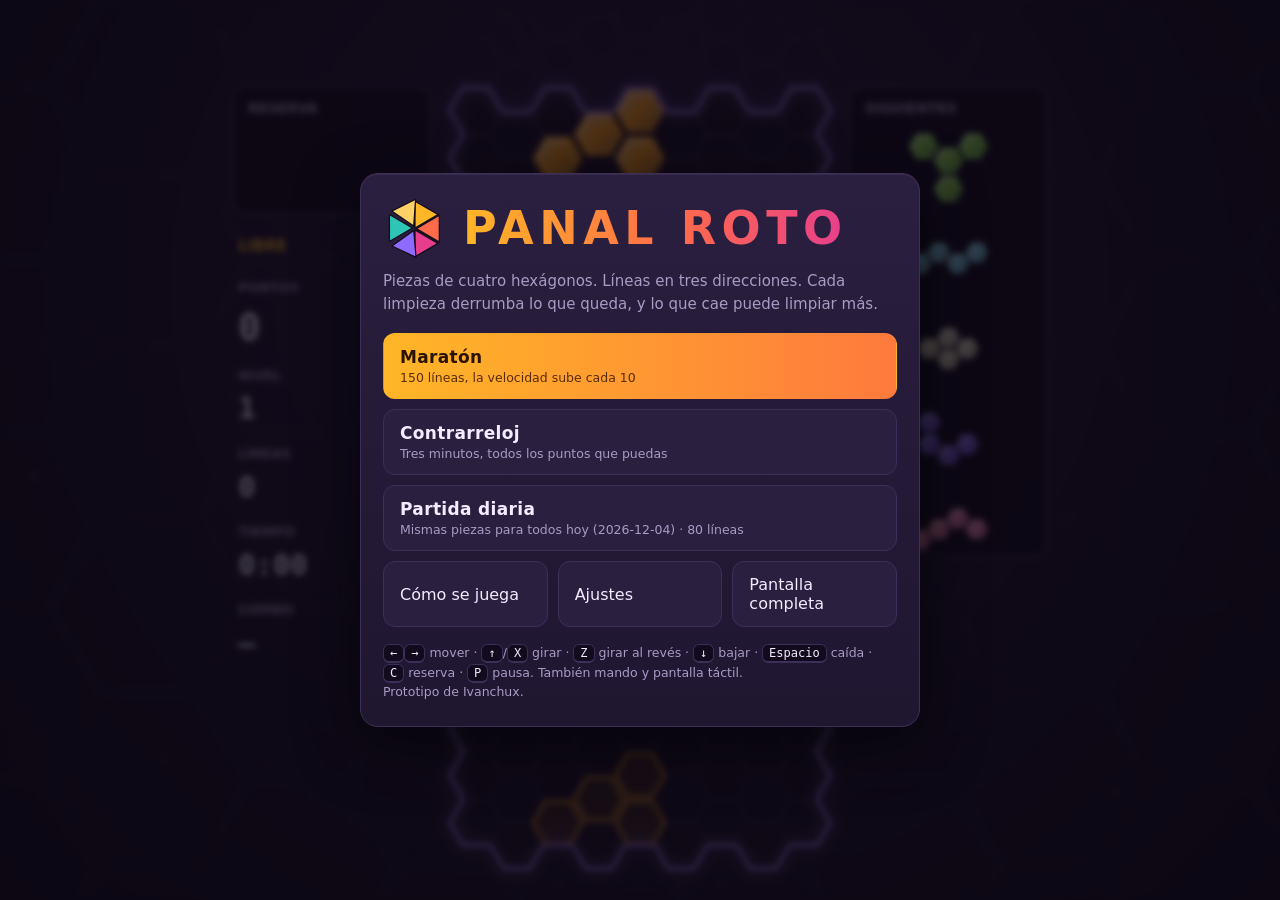
<file: index.html>
<!doctype html>
<html lang="es">
<head>
<meta charset="utf-8">
<meta name="viewport" content="width=device-width,initial-scale=1,viewport-fit=cover,user-scalable=no">
<title>Panal Roto</title>
<meta name="description" content="Panal Roto: puzle de caída sobre rejilla hexagonal. Líneas en tres direcciones y derrumbe en cadena. Por Ivanchux.">
<meta name="theme-color" content="#120d1b">
<link rel="icon" href="data:image/svg+xml,%3Csvg xmlns='http://www.w3.org/2000/svg' viewBox='-50 -50 100 100'%3E%3Cpath d='M0-42 36-21 0 0z' fill='%23ffb627'/%3E%3Cpath d='M36-21 36 21 0 0z' fill='%23ff6b4a'/%3E%3Cpath d='M36 21 0 42 0 0z' fill='%23e63e8d'/%3E%3Cpath d='M0 42-36 21 0 0z' fill='%238e6bff'/%3E%3Cpath d='M-36 21-36-21 0 0z' fill='%232ec4b6'/%3E%3C/svg%3E">
<link rel="icon" type="image/png" sizes="32x32" href="favicon-32.png">
<link rel="apple-touch-icon" href="apple-touch-icon.png">
<meta property="og:type" content="website">
<meta property="og:title" content="Panal Roto">
<meta property="og:description" content="Puzle de caída sobre rejilla hexagonal. Líneas en tres direcciones y derrumbe en cadena.">
<meta property="og:image" content="https://ivanchux.github.io/panal-roto/capturas/banner.png">
<meta name="twitter:card" content="summary_large_image">
<style>
:root{
  --bg:#120d1b; --bg2:#1b1327; --panel:#1f1630; --panel2:#2a1f3f; --line:#3d2f58; --text:#f3ebff; --mute:#a99bc4;
  --honey:#ffb627; --coral:#ff6b4a; --rose:#e63e8d; --mint:#5eead4; --focus:#ffe08a;
  --font:'Trebuchet MS','Segoe UI',Roboto,'Helvetica Neue',system-ui,sans-serif;
  --mono:ui-monospace,'Cascadia Mono',Menlo,Consolas,monospace;
}
*{box-sizing:border-box;-webkit-tap-highlight-color:transparent}
html,body{margin:0;height:100%;background:var(--bg);color:var(--text);font-family:var(--font);overflow:hidden;overscroll-behavior:none}
body{display:flex;flex-direction:column;height:100vh;height:100dvh;padding-top:env(safe-area-inset-top)}
#app{display:flex;flex-direction:column;flex:1;min-height:0}
#stage{position:relative;flex:1;min-height:0;overflow:hidden;background:radial-gradient(120% 90% at 50% 20%,#241838 0%,#120d1b 70%)}
#cv{position:absolute;inset:0;width:100%;height:100%;display:block;touch-action:none}
.sr{position:absolute;width:1px;height:1px;overflow:hidden;clip:rect(0 0 0 0);white-space:nowrap}

/* ---- superposiciones ---- */
.overlay{position:absolute;inset:0;display:none;align-items:center;justify-content:center;padding:16px;background:rgba(10,6,16,.72);-webkit-backdrop-filter:blur(3px);backdrop-filter:blur(3px);overflow:auto;z-index:5}
.overlay.on{display:flex}
.card{width:min(560px,100%);max-height:100%;overflow:auto;background:linear-gradient(180deg,var(--panel2),var(--panel));border:1px solid var(--line);border-radius:18px;padding:22px 22px 18px;box-shadow:0 18px 60px rgba(0,0,0,.55),inset 0 1px 0 rgba(255,255,255,.06)}
.card.wide{width:min(720px,100%)}
h1{margin:0;font-size:clamp(26px,7.4vw,46px);letter-spacing:.12em;white-space:nowrap;font-weight:900;line-height:1;text-transform:uppercase;background:linear-gradient(90deg,var(--honey),var(--coral) 55%,var(--rose));-webkit-background-clip:text;background-clip:text;color:transparent}
h2{margin:0 0 6px;font-size:24px;letter-spacing:.06em;text-transform:uppercase}
h3{margin:18px 0 6px;font-size:13px;letter-spacing:.14em;text-transform:uppercase;color:var(--honey)}
p{margin:6px 0;line-height:1.5}
.tag{color:var(--mute);font-size:15px;margin:10px 0 18px}
.logo{display:flex;align-items:center;gap:16px;margin-bottom:4px}
.logo svg{width:64px;height:64px;flex:none}
.stack{display:flex;flex-direction:column;gap:10px}
.row{display:flex;gap:10px;flex-wrap:wrap}
button,.btn{font:inherit;color:var(--text);background:var(--panel2);border:1px solid var(--line);border-radius:12px;padding:13px 16px;cursor:pointer;text-align:left;transition:transform .08s,background .15s,border-color .15s}
button:hover{background:#352752;border-color:#5a4585}
button:active{transform:translateY(1px)}
button:focus-visible,input:focus-visible,select:focus-visible,summary:focus-visible{outline:3px solid var(--focus);outline-offset:2px}
button.primary{background:linear-gradient(90deg,#ffb627,#ff7a3d);color:#2a1300;font-weight:800;border-color:transparent}
button.primary:hover{filter:brightness(1.06)}
button small{display:block;color:var(--mute);font-size:12.5px;margin-top:3px;font-weight:400}
button.primary small{color:#5a2c08}
.modebtn{display:flex;justify-content:space-between;align-items:center;gap:12px}
.modebtn b{font-size:17px;letter-spacing:.02em}
.modebtn .best{font-family:var(--mono);font-size:13px;color:var(--honey);white-space:nowrap}
.foot{margin-top:16px;color:var(--mute);font-size:12.5px;line-height:1.55}
kbd{font-family:var(--mono);font-size:12px;background:#120b1d;border:1px solid var(--line);border-bottom-width:2px;border-radius:6px;padding:1px 6px;color:var(--text)}
table.stats{width:100%;border-collapse:collapse;margin:10px 0 14px;font-size:15px}
table.stats td{padding:5px 0;border-bottom:1px solid rgba(255,255,255,.07)}
table.stats td:last-child{text-align:right;font-family:var(--mono)}
.badge{display:inline-block;padding:3px 10px;border-radius:999px;background:var(--honey);color:#2a1300;font-weight:800;font-size:12px;letter-spacing:.08em;text-transform:uppercase;margin-left:8px;vertical-align:middle}
canvas.mini{width:100%;height:auto;background:#150e20;border:1px solid var(--line);border-radius:12px;margin:8px 0}

/* ---- ajustes ---- */
.set{display:grid;grid-template-columns:1fr auto;gap:6px 14px;align-items:center;padding:9px 0;border-bottom:1px solid rgba(255,255,255,.07)}
.set label{font-size:15px}
.set .val{font-family:var(--mono);color:var(--honey);font-size:13px;min-width:64px;text-align:right}
.set .hint{grid-column:1/-1;color:var(--mute);font-size:12.5px;margin-top:-2px}
.set .ctl{display:flex;align-items:center;gap:10px;justify-content:flex-end}
input[type=range]{width:min(210px,42vw);accent-color:var(--honey)}
select{font:inherit;color:var(--text);background:#150e20;border:1px solid var(--line);border-radius:8px;padding:7px 10px}
input[type=checkbox]{width:22px;height:22px;accent-color:var(--honey)}

/* ---- controles táctiles ---- */
#touch{display:none;flex:none;padding:8px 10px calc(10px + env(safe-area-inset-bottom));gap:8px;background:#0d0814;border-top:1px solid var(--line);user-select:none;-webkit-user-select:none;touch-action:none}
#touch.on{display:grid;grid-template-columns:repeat(7,1fr)}
#touch button{padding:0;height:58px;border-radius:14px;text-align:center;font-size:22px;font-weight:700;touch-action:none;background:#241a36}
#touch button span{display:block;font-size:10px;letter-spacing:.08em;color:var(--mute);margin-top:-2px}
#touch button.act{background:#3a2a58;border-color:#6b52a0}
@media (max-width:520px){.card{padding:18px 16px 14px}.logo svg{width:48px;height:48px}}
@media (prefers-reduced-motion:reduce){button{transition:none}}
.rm *{transition:none!important}

</style>
</head>
<body>
<div id="app">
  <div id="stage">
    <canvas id="cv" aria-label="Tablero de Panal Roto"></canvas>
    <div id="live" class="sr" role="status" aria-live="polite"></div>

    <!-- MENÚ -->
    <section id="menu" class="overlay on" aria-labelledby="t-menu">
      <div class="card">
        <div class="logo">
          <svg viewBox="-50 -50 100 100" aria-hidden="true">
            <g stroke="#120d1b" stroke-width="2" stroke-linejoin="round">
              <path d="M0-42 36-21 0 0z" fill="#ffb627"/>
              <path d="M38-20 38 22 2 1z" fill="#ff6b4a"/>
              <path d="M36 21 0 42 0 0z" fill="#e63e8d" transform="translate(0 3)"/>
              <path d="M0 42-36 21 0 0z" fill="#8e6bff" transform="translate(-2 4) rotate(-5 0 0)"/>
              <path d="M-36 21-36-21 0 0z" fill="#2ec4b6" transform="translate(-4 0)"/>
              <path d="M-36-21 0-42 0 0z" fill="#ffd166" transform="translate(-2 -3) rotate(4 0 0)"/>
            </g>
          </svg>
          <h1 id="t-menu">Panal Roto</h1>
        </div>
        <p class="tag">Piezas de cuatro hexágonos. Líneas en tres direcciones. Cada limpieza derrumba lo que queda, y lo que cae puede limpiar más.</p>
        <div class="stack">
          <button class="primary modebtn" data-mode="maraton"><span><b>Maratón</b><small>150 líneas, la velocidad sube cada 10</small></span><span class="best" id="best-maraton"></span></button>
          <button class="modebtn" data-mode="contrarreloj"><span><b>Contrarreloj</b><small>Tres minutos, todos los puntos que puedas</small></span><span class="best" id="best-contrarreloj"></span></button>
          <button class="modebtn" data-mode="diaria"><span><b>Partida diaria</b><small id="daily-sub">Mismas piezas para todos hoy · 80 líneas</small></span><span class="best" id="best-diaria"></span></button>
          <div class="row"><button id="b-how" style="flex:1">Cómo se juega</button><button id="b-set" style="flex:1">Ajustes</button><button id="b-fs" style="flex:1" hidden>Pantalla completa</button></div>
        </div>
        <p class="foot"><kbd>←</kbd><kbd>→</kbd> mover · <kbd>↑</kbd>/<kbd>X</kbd> girar · <kbd>Z</kbd> girar al revés · <kbd>↓</kbd> bajar · <kbd>Espacio</kbd> caída · <kbd>C</kbd> reserva · <kbd>P</kbd> pausa. También mando y pantalla táctil.<br>Prototipo de Ivanchux.</p>
      </div>
    </section>

    <!-- CÓMO SE JUEGA -->
    <section id="how" class="overlay" aria-labelledby="t-how">
      <div class="card wide">
        <h2 id="t-how">Cómo se juega</h2>
        <p>El tablero es un panal de 9 columnas. Las piezas son las 10 formas distintas que se pueden hacer con cuatro hexágonos. Giran de 60 en 60 grados y, si chocan con una pared al girar, se desplazan lo justo para caber.</p>
        <h3>Tres tipos de línea</h3>
        <canvas id="how-lines" class="mini" width="720" height="250" aria-label="Los tres tipos de línea: franja, diagonal hacia arriba y diagonal hacia abajo"></canvas>
        <p>Una línea es una cadena de 9 celdas de pared a pared. Vale la <b>franja</b> en zigzag, la diagonal <b>/</b> y la diagonal <b>\</b>. Una sola pieza puede cerrar varias a la vez; si son de direcciones distintas, el <b>cruce</b> multiplica los puntos.</p>
        <h3>El derrumbe</h3>
        <p>Al limpiar, las celdas se rompen. Lo que queda de cada pieza sigue unido y cae como un bloque hasta apoyarse en algo. Los huecos bajo un voladizo se conservan mientras haya algo que lo sostenga. Si al caer se completa otra línea, se limpia sola: eso es una <b>cadena</b>, y cada eslabón multiplica los puntos del anterior.</p>
        <h3>Puntos</h3>
        <p>Más líneas a la vez, más puntos. Cruce de direcciones: ×1,5 con dos, ×2 con tres. Cadena: ×1, ×2, ×3… Combo: limpiar en piezas consecutivas suma una bonificación creciente. Dejar el panal vacío da 3000 por nivel.</p>
        <h3>Las 10 piezas</h3>
        <canvas id="how-pieces" class="mini" width="720" height="150" aria-label="Las diez piezas"></canvas>
        <h3>Controles</h3>
        <p><kbd>←</kbd><kbd>→</kbd> o <kbd>A</kbd><kbd>D</kbd> mueven (en el panal el movimiento lateral sube y baja medio hexágono, es normal) · <kbd>↑</kbd> o <kbd>X</kbd> giran · <kbd>Z</kbd> gira al revés · <kbd>↓</kbd> o <kbd>S</kbd> baja · <kbd>Espacio</kbd> caída directa · <kbd>C</kbd> o <kbd>Mayús</kbd> reserva · <kbd>P</kbd> o <kbd>Esc</kbd> pausa · <kbd>M</kbd> silencia.</p>
        <p>Mando: cruceta o palanca para mover, A girar, B girar al revés, Y caída directa, X o gatillo izquierdo reserva, Start pausa. Táctil: arrastra a los lados para mover, toca para girar, desliza hacia abajo para caer y hacia arriba para reservar; también hay botones.</p>
        <div class="row" style="margin-top:12px"><button class="primary" data-close>Entendido</button></div>
      </div>
    </section>

    <!-- AJUSTES -->
    <section id="settings" class="overlay" aria-labelledby="t-set">
      <div class="card wide">
        <h2 id="t-set">Ajustes</h2>
        <h3>Controles</h3>
        <div class="set"><label for="s-das">Retardo de repetición (DAS)</label><div class="ctl"><input id="s-das" type="range" min="60" max="300" step="5"><span class="val" id="v-das"></span></div><div class="hint">Tiempo que mantienes pulsado antes de que la pieza empiece a repetir el movimiento.</div></div>
        <div class="set"><label for="s-arr">Velocidad de repetición (ARR)</label><div class="ctl"><input id="s-arr" type="range" min="0" max="120" step="5"><span class="val" id="v-arr"></span></div><div class="hint">Intervalo entre movimientos repetidos. 0 lleva la pieza hasta la pared de golpe.</div></div>
        <div class="set"><label for="s-soft">Caída suave</label><div class="ctl"><input id="s-soft" type="range" min="5" max="40" step="1"><span class="val" id="v-soft"></span></div><div class="hint">Cuántas veces más rápido cae la pieza al mantener la tecla de bajar.</div></div>
        <div class="set"><label for="s-touch">Controles táctiles</label><div class="ctl"><select id="s-touch"><option value="auto">Automático</option><option value="on">Siempre</option><option value="off">Nunca</option></select></div></div>
        <div class="set"><label for="s-ghost">Pieza fantasma</label><div class="ctl"><input id="s-ghost" type="checkbox"></div></div>
        <div class="set"><label for="s-level">Nivel inicial (Maratón y Contrarreloj)</label><div class="ctl"><select id="s-level"></select></div></div>
        <h3>Sonido</h3>
        <div class="set"><label for="s-mus">Música</label><div class="ctl"><input id="s-mus" type="range" min="0" max="100" step="1"><span class="val" id="v-mus"></span></div></div>
        <div class="set"><label for="s-sfx">Efectos</label><div class="ctl"><input id="s-sfx" type="range" min="0" max="100" step="1"><span class="val" id="v-sfx"></span></div></div>
        <h3>Accesibilidad</h3>
        <div class="set"><label for="s-cb">Modo para daltónicos</label><div class="ctl"><input id="s-cb" type="checkbox"></div><div class="hint">Paleta apta para daltonismo y un dibujo grabado distinto en cada pieza, para que no dependas del color.</div></div>
        <div class="set"><label for="s-rm">Reducir movimiento</label><div class="ctl"><input id="s-rm" type="checkbox"></div><div class="hint">Sin temblor de pantalla, sin fragmentos volando, sin destellos ni fondo animado. El ritmo de juego no cambia.</div></div>
        <div class="row" style="margin-top:14px"><button class="primary" data-close>Cerrar</button><button id="b-reset">Restablecer ajustes</button></div>
      </div>
    </section>

    <!-- PAUSA -->
    <section id="pause" class="overlay" aria-labelledby="t-pause">
      <div class="card">
        <h2 id="t-pause">Pausa</h2>
        <div class="stack">
          <button class="primary" id="p-resume">Continuar</button>
          <button id="p-restart">Reiniciar partida</button>
          <button id="p-set">Ajustes</button>
          <button id="p-mute">Silenciar (M)</button>
          <button id="p-fs" hidden>Pantalla completa (F)</button>
          <button id="p-menu">Salir al menú</button>
        </div>
      </div>
    </section>

    <!-- FIN -->
    <section id="over" class="overlay" aria-labelledby="t-over">
      <div class="card">
        <h2 id="t-over">Fin</h2>
        <p id="over-sub" class="tag" style="margin:0"></p>
        <table class="stats" id="over-stats"></table>
        <div class="stack">
          <button class="primary" id="o-again">Jugar otra vez</button>
          <button id="o-share" hidden>Copiar resultado</button>
          <button id="o-menu">Menú</button>
        </div>
      </div>
    </section>
  </div>

  <div id="touch" aria-label="Controles táctiles">
    <button data-act="left" aria-label="Mover a la izquierda">◀</button>
    <button data-act="down" aria-label="Bajar">▼</button>
    <button data-act="right" aria-label="Mover a la derecha">▶</button>
    <button data-act="ccw" class="act" aria-label="Girar al revés">⟲</button>
    <button data-act="cw" class="act" aria-label="Girar">⟳</button>
    <button data-act="hold" class="act" aria-label="Reserva"><div style="font-size:16px">⇆</div><span>RESERVA</span></button>
    <button data-act="drop" class="act" aria-label="Caída directa">⤓</button>
  </div>
</div>

<script id="engine">
/* ============================================================
   PANAL ROTO · motor de reglas (puro, sin DOM, determinista)
   Rejilla hexagonal de punta plana, 9 columnas x 16 filas.
   Coordenadas axiales (q, r) para las piezas; (col, fila) para el tablero.
   Columna impar = medio hexágono más baja.
   ============================================================ */
const PR = (() => {
  'use strict';
  const W = 9, H = 16, TOP = 4, N = W * H;
  const SQ3 = Math.sqrt(3);

  /* ---- Piezas: los 10 tetrahexes "de un solo lado" (7 libres + 3 reflejos) ----
     Celdas relativas al pivote, ya en su orientación de aparición. */
  const PIECES = [
    { name: 'Aguijón',  mirror: -1, cells: [[-1,0],[0,0],[1,0],[2,0]] },
    { name: 'Garra I',  mirror: 2,  cells: [[1,-1],[0,0],[-1,0],[-1,1]] },
    { name: 'Garra D',  mirror: 1,  cells: [[1,0],[0,0],[-1,0],[-1,1]] },
    { name: 'Hoz I',    mirror: 7,  cells: [[-1,1],[0,0],[1,0],[2,0]] },
    { name: 'Gota',     mirror: -1, cells: [[-1,1],[0,0],[0,1],[1,0]] },
    { name: 'Ola I',    mirror: 8,  cells: [[-1,0],[0,0],[1,-1],[2,-1]] },
    { name: 'Antena',   mirror: -1, cells: [[0,0],[1,-1],[-1,0],[-1,-1]] },
    { name: 'Hoz D',    mirror: 3,  cells: [[-1,1],[0,0],[1,-1],[2,-1]] },
    { name: 'Ola D',    mirror: 5,  cells: [[-1,1],[0,0],[1,0],[2,-1]] },
    { name: 'Hélice',   mirror: -1, cells: [[-1,0],[1,-1],[0,0],[0,1]] },
  ];
  const NP = PIECES.length;
  const rotCW = ([q, r]) => [-r, q + r];
  const ROT = PIECES.map(p => {
    const out = []; let c = p.cells;
    for (let k = 0; k < 6; k++) { out.push(c); c = c.map(rotCW); }
    return out;
  });

  /* ---- Líneas: cadenas de 9 celdas de pared a pared en tres direcciones ----
     kind 0 = franja (fila en zigzag), 1 = diagonal "/", 2 = diagonal "\" */
  const LINES = [];
  for (let R = 0; R < H; R++) { const idx = []; for (let c = 0; c < W; c++) idx.push(R * W + c); LINES.push({ kind: 0, idx }); }
  for (let k = 0; k < H + W; k++) {            // "/" : axial (c, k-c)
    const idx = []; let ok = true;
    for (let c = 0; c < W; c++) { const row = k - c + (c >> 1); if (row < 0 || row >= H) { ok = false; break; } idx.push(row * W + c); }
    if (ok) LINES.push({ kind: 1, idx });
  }
  for (let k = -W; k < H; k++) {               // "\" : axial (c, k)
    const idx = []; let ok = true;
    for (let c = 0; c < W; c++) { const row = k + (c >> 1); if (row < 0 || row >= H) { ok = false; break; } idx.push(row * W + c); }
    if (ok) LINES.push({ kind: 2, idx });
  }

  /* ---- Constantes de ritmo ---- */
  const LOCK_MS = 500, MAX_RESETS = 15;
  const ANIM = { flash: 360, fall: 280, gap: 70 };
  const LINE_PTS = [0, 100, 300, 500, 800, 1200, 1800];
  const DIR_MULT = [1, 1, 1.5, 2];
  const MODES = {
    maraton:      { goal: 150, timeLimit: 0 },
    contrarreloj: { goal: 0,   timeLimit: 180000 },
    diaria:       { goal: 80,  timeLimit: 0 },
    libre:        { goal: 0,   timeLimit: 0 },
  };
  const gravityMs = level => Math.max(45, Math.round(850 * Math.pow(0.835, level - 1)));

  /* ---- Aleatoriedad con semilla (mulberry32) ---- */
  function rnd(g) {
    g.rs = (g.rs + 0x6D2B79F5) >>> 0;
    let t = g.rs;
    t = Math.imul(t ^ (t >>> 15), t | 1);
    t ^= t + Math.imul(t ^ (t >>> 7), t | 61);
    return ((t ^ (t >>> 14)) >>> 0) / 4294967296;
  }
  function seedFromString(s) {
    let h = 2166136261 >>> 0;
    for (let i = 0; i < s.length; i++) { h ^= s.charCodeAt(i); h = Math.imul(h, 16777619) >>> 0; }
    return h >>> 0;
  }
  function refillBag(g) {
    const b = []; for (let i = 0; i < NP; i++) b.push(i);
    for (let i = NP - 1; i > 0; i--) { const j = Math.floor(rnd(g) * (i + 1)); const t = b[i]; b[i] = b[j]; b[j] = t; }
    for (const x of b) g.queue.push(x);
  }

  /* ---- Geometría y colisión ---- */
  function fits(grid, t, rot, q, r) {
    const rc = ROT[t][rot];
    for (let i = 0; i < 4; i++) {
      const cq = q + rc[i][0], cr = r + rc[i][1];
      if (cq < 0 || cq >= W) return false;
      const row = cr + (cq >> 1);
      if (row >= H || row < -TOP) return false;
      if (row >= 0 && grid[row * W + cq] !== 0) return false;
    }
    return true;
  }
  const cellsOf = (t, rot, q, r) => ROT[t][rot].map(([dq, dr]) => [q + dq, r + dr]);
  const lowestY2 = c => { let m = -1e9; for (const [dq, dr] of ROT[c.t][c.rot]) m = Math.max(m, 2 * (c.r + dr) + (c.q + dq)); return m; };
  function spawnPos(t, rot = 0) {
    const q = (W - 1) >> 1; let m = 1e9;
    for (const [dq, dr] of ROT[t][rot]) m = Math.min(m, dr + ((q + dq) >> 1));
    return { q, r: -1 - m };
  }

  /* ---- Partida ---- */
  function create(opts = {}) {
    const mode = MODES[opts.mode] ? opts.mode : 'maraton';
    const g = {
      mode, seed: (opts.seed >>> 0) || 1, rs: 0,
      grid: new Uint8Array(N), gid: new Uint16Array(N), nextId: 1,
      collapse: opts.collapse === 'celda' ? 'celda' : 'cuerpo',
      queue: [], hold: -1, holdUsed: false, cur: null,
      phase: 'play', reason: '',
      score: 0, lines: 0, level: Math.max(1, Math.min(15, opts.startLevel | 0 || 1)), startLevel: Math.max(1, Math.min(15, opts.startLevel | 0 || 1)),
      combo: -1, pieces: 0, elapsed: 0,
      goal: MODES[mode].goal, timeLimit: MODES[mode].timeLimit,
      gravAcc: 0, lockT: 0, lockResets: 0, lowY: -1e9, soft: false,
      resolveT: 0, animT: 0, anim: null,
      rec: opts.rec !== false, keep: opts.keep !== false, events: [],
      stats: { locks: 0, clears: [0, 0, 0, 0, 0, 0, 0], diagSteps: 0, crossSteps: 0, maxChain: 0, chainSteps: 0, perfect: 0, maxCombo: 0 },
    };
    g.rs = g.seed;
    refillBag(g); refillBag(g);
    spawnNext(g);
    return g;
  }
  function emit(g, type, d) {
    if (!g.rec) return;
    if (g.events.length > 200) g.events.shift();
    g.events.push(d ? Object.assign({ type }, d) : { type });
  }
  const drain = g => { const e = g.events; g.events = []; return e; };

  function takeNext(g) {
    while (g.queue.length < 8) refillBag(g);
    return g.queue.shift();
  }
  function place(g, t) {
    const p = spawnPos(t, 0);
    g.cur = { t, rot: 0, q: p.q, r: p.r, ref: 2 * p.r + p.q };
    g.gravAcc = 0; g.lockT = 0; g.lockResets = 0; g.lowY = lowestY2(g.cur);
    if (!fits(g.grid, t, 0, p.q, p.r)) { g.phase = 'over'; g.reason = 'cima'; emit(g, 'over', { reason: 'cima' }); return false; }
    return true;
  }
  function spawnNext(g) {
    g.holdUsed = false;
    if (g.timeLimit && g.elapsed >= g.timeLimit) { g.cur = null; g.phase = 'over'; g.reason = 'tiempo'; emit(g, 'over', { reason: 'tiempo' }); return; }
    place(g, takeNext(g));
  }

  const grounded = g => !fits(g.grid, g.cur.t, g.cur.rot, g.cur.q, g.cur.r + 1);
  function touch(g) {
    const y = lowestY2(g.cur);
    if (y > g.lowY) { g.lowY = y; g.lockResets = 0; }
    if (grounded(g)) { if (g.lockResets < MAX_RESETS) { g.lockT = 0; g.lockResets++; } }
    else g.lockT = 0;
  }

  /* ---- Acciones del jugador ---- */
  function move(g, dir) {
    if (g.phase !== 'play' || !g.cur) return false;
    const c = g.cur;
    const down = dir > 0 ? [1, 0] : [-1, 1], up = dir > 0 ? [1, -1] : [-1, 0];
    const vy = 2 * c.r + c.q;
    const order = Math.abs(vy - 1 - c.ref) < Math.abs(vy + 1 - c.ref) ? [up, down] : [down, up];
    for (const [dq, dr] of order) {
      if (fits(g.grid, c.t, c.rot, c.q + dq, c.r + dr)) { c.q += dq; c.r += dr; touch(g); emit(g, 'move'); return true; }
    }
    return false;
  }
  const KICK_CW  = [[0,0],[-1,1],[-1,0],[1,0],[1,-1],[0,-1],[-2,1],[2,-1],[0,-2],[-1,-1],[1,-2]];
  const KICK_CCW = [[0,0],[1,0],[1,-1],[-1,1],[-1,0],[0,-1],[2,-1],[-2,1],[0,-2],[1,-2],[-1,-1]];
  function rotate(g, dir) {
    if (g.phase !== 'play' || !g.cur) return false;
    const c = g.cur, nr = (c.rot + (dir > 0 ? 1 : 5)) % 6;
    const list = dir > 0 ? KICK_CW : KICK_CCW;
    for (let i = 0; i < list.length; i++) {
      const [dq, dr] = list[i];
      if (fits(g.grid, c.t, nr, c.q + dq, c.r + dr)) {
        c.rot = nr; c.q += dq; c.r += dr; c.ref = 2 * c.r + c.q;
        touch(g); emit(g, 'rotate', { kick: i > 0 }); return true;
      }
    }
    return false;
  }
  function setSoft(g, on) { g.soft = !!on; }
  function stepDown(g) {
    const c = g.cur;
    if (!fits(g.grid, c.t, c.rot, c.q, c.r + 1)) return false;
    c.r += 1; c.ref += 2; return true;
  }
  function dropDistance(g) {
    const c = g.cur; let d = 0;
    while (fits(g.grid, c.t, c.rot, c.q, c.r + d + 1)) d++;
    return d;
  }
  function hardDrop(g) {
    if (g.phase !== 'play' || !g.cur) return false;
    const d = dropDistance(g);
    g.cur.r += d; g.cur.ref += 2 * d; g.score += 2 * d;
    emit(g, 'harddrop', { rows: d });
    lockCur(g);
    return true;
  }
  function holdPiece(g) {
    if (g.phase !== 'play' || !g.cur || g.holdUsed) return false;
    const t = g.cur.t;
    if (g.hold < 0) { g.hold = t; place(g, takeNext(g)); }
    else { const h = g.hold; g.hold = t; place(g, h); }
    g.holdUsed = true; emit(g, 'hold');
    return true;
  }

  /* ---- Resolución: líneas en tres direcciones + derrumbe en cadena ----
     Tras limpiar, lo que queda se derrumba. Modo 'cuerpo' (por defecto): los restos de
     cada pieza que siguen unidos caen juntos hasta apoyarse. Modo 'celda': cada columna se
     compacta celda a celda (más fácil, borra todos los huecos). */
  const DIRS = [[1,0],[0,1],[-1,1],[-1,0],[0,-1],[1,-1]];
  function collapseBodies(grid, gid, falls) {
    const body = new Int16Array(N).fill(-1), bodies = [];
    for (let i = 0; i < N; i++) {
      if (!grid[i] || body[i] >= 0) continue;
      const id = bodies.length, cells = [i]; body[i] = id;
      for (let k = 0; k < cells.length; k++) {
        const c = cells[k], col = c % W, q = col, r = ((c / W) | 0) - (col >> 1);
        for (const [dq, dr] of DIRS) {
          const nq = q + dq; if (nq < 0 || nq >= W) continue;
          const nrow = r + dr + (nq >> 1); if (nrow < 0 || nrow >= H) continue;
          const nb = nrow * W + nq;
          if (grid[nb] && body[nb] < 0 && gid[nb] === gid[i]) { body[nb] = id; cells.push(nb); }
        }
      }
      bodies.push({ id, cells, orig: cells.slice(), dy: 0 });
    }
    const lowest = b => { let m = -1; for (const c of b.cells) { const y = ((c / W) | 0) * 2 + ((c % W) & 1); if (y > m) m = y; } return m; };
    let moved = true, guard = 0;
    while (moved && guard++ < 64) {
      moved = false;
      const order = bodies.slice().sort((a, b) => lowest(b) - lowest(a));
      for (const b of order) {
        let can = true;
        for (const c of b.cells) { if (c + W >= N) { can = false; break; } const nb = c + W; if (grid[nb] !== 0 && body[nb] !== b.id) { can = false; break; } }
        if (!can) continue;
        const cs = b.cells.slice().sort((x, y) => y - x);
        for (const c of cs) { const nb = c + W; grid[nb] = grid[c]; gid[nb] = gid[c]; body[nb] = b.id; grid[c] = 0; gid[c] = 0; body[c] = -1; }
        b.cells = b.cells.map(c => c + W); b.dy++; moved = true;
      }
    }
    for (const b of bodies) if (b.dy > 0) for (let k = 0; k < b.cells.length; k++) falls.push({ from: b.orig[k], to: b.cells[k], t: grid[b.cells[k]] - 1 });
  }
  function collapseColumns(grid, gid, falls) {
    for (let c = 0; c < W; c++) {
      let w = H - 1;
      for (let row = H - 1; row >= 0; row--) {
        const v = grid[row * W + c];
        if (v !== 0) {
          if (row !== w) { falls.push({ from: row * W + c, to: w * W + c, t: v - 1 }); grid[w * W + c] = v; gid[w * W + c] = gid[row * W + c]; grid[row * W + c] = 0; gid[row * W + c] = 0; }
          w--;
        }
      }
    }
  }
  function resolveGrid(grid, gid, level, keep, collapse) {
    const steps = []; let points = 0, totalLines = 0, chain = 0;
    for (;;) {
      const done = [];
      for (const L of LINES) { let ok = true; for (let i = 0; i < W; i++) if (grid[L.idx[i]] === 0) { ok = false; break; } if (ok) done.push(L); }
      if (!done.length) break;
      chain++;
      const kinds = new Set(done.map(l => l.kind));
      const set = new Set(); for (const L of done) for (const i of L.idx) set.add(i);
      const step = { chain, kinds: [...kinds], lines: done.map(l => ({ kind: l.kind, idx: l.idx })), cleared: [], falls: [], before: keep ? grid.slice() : null, mid: null, after: null, points: 0, fallMs: 0 };
      for (const i of set) { step.cleared.push({ i, t: grid[i] - 1 }); grid[i] = 0; gid[i] = 0; }
      if (keep) step.mid = grid.slice();
      if (collapse === 'celda') collapseColumns(grid, gid, step.falls); else collapseBodies(grid, gid, step.falls);
      let maxD = 0; for (const f of step.falls) maxD = Math.max(maxD, ((f.to / W) | 0) - ((f.from / W) | 0));
      step.fallMs = step.falls.length ? Math.min(ANIM.fall + 140, 150 + 60 * maxD) : 0;
      if (keep) step.after = grid.slice();
      const n = done.length;
      const base = n <= 6 ? LINE_PTS[n] : LINE_PTS[6] + (n - 6) * 600;
      step.points = Math.round(base * DIR_MULT[kinds.size] * chain * level);
      points += step.points; totalLines += n;
      steps.push(step);
    }
    let perfect = false;
    if (steps.length) { perfect = true; for (let i = 0; i < N; i++) if (grid[i] !== 0) { perfect = false; break; } }
    let duration = 0;
    for (const s of steps) duration += ANIM.flash + s.fallMs + ANIM.gap;
    return { steps, points, totalLines, perfect, duration };
  }

  function lockCur(g) {
    const c = g.cur, idx = []; let out = false;
    for (const [dq, dr] of ROT[c.t][c.rot]) {
      const cq = c.q + dq, row = c.r + dr + (cq >> 1);
      if (row < 0) out = true; else idx.push(row * W + cq);
    }
    const id = g.nextId++; if (g.nextId > 65000) g.nextId = 1;
    for (const i of idx) { g.grid[i] = c.t + 1; g.gid[i] = id; }
    g.cur = null; g.soft = false;
    if (out) { g.phase = 'over'; g.reason = 'cima'; emit(g, 'lock'); emit(g, 'over', { reason: 'cima' }); return; }
    g.pieces++; g.stats.locks++;
    emit(g, 'lock');
    const res = resolveGrid(g.grid, g.gid, g.level, g.keep, g.collapse);
    if (!res.steps.length) { g.combo = -1; spawnNext(g); return; }
    g.combo++;
    let pts = res.points;
    if (g.combo >= 1) pts += 50 * g.combo * g.level;
    if (res.perfect) { pts += 3000 * g.level; g.stats.perfect++; }
    g.score += pts;
    g.lines += res.totalLines;
    const st = g.stats;
    st.maxCombo = Math.max(st.maxCombo, g.combo);
    st.maxChain = Math.max(st.maxChain, res.steps.length);
    for (const s of res.steps) {
      st.chainSteps++;
      st.clears[Math.min(6, s.lines.length)]++;
      if (s.kinds.some(k => k !== 0)) st.diagSteps++;
      if (s.kinds.length >= 2) st.crossSteps++;
    }
    const oldLevel = g.level;
    g.level = Math.min(20, g.startLevel + Math.floor(g.lines / 10));
    g.phase = 'resolve'; g.anim = res; g.animT = 0; g.resolveT = res.duration;
    emit(g, 'clear', { steps: res.steps.length, lines: res.totalLines, kinds: [...new Set(res.steps.flatMap(s => s.kinds))], points: pts, combo: g.combo, perfect: res.perfect, bestStep: res.steps.reduce((m, s) => Math.max(m, s.lines.length), 0) });
    if (g.level > oldLevel) emit(g, 'levelup', { level: g.level });
  }

  function finishResolve(g) {
    g.anim = null; g.animT = 0; g.resolveT = 0;
    if (g.goal && g.lines >= g.goal) { g.phase = 'won'; g.reason = 'meta'; emit(g, 'won'); return; }
    g.phase = 'play';
    spawnNext(g);
  }

  /* ---- Avance del tiempo ---- */
  function tick(g, dt) {
    if (g.phase === 'resolve') {
      g.elapsed += dt; g.animT += dt; g.resolveT -= dt;
      if (g.resolveT <= 0) finishResolve(g);
      return;
    }
    if (g.phase !== 'play' || !g.cur) return;
    g.elapsed += dt;
    if (g.timeLimit && g.elapsed >= g.timeLimit) { g.phase = 'over'; g.reason = 'tiempo'; g.cur = null; emit(g, 'over', { reason: 'tiempo' }); return; }
    const gMs = gravityMs(g.level);
    const interval = g.soft ? Math.max(28, Math.floor(gMs / 20)) : gMs;
    let left = dt, guard = 0;
    while (left > 0 && g.phase === 'play' && g.cur && guard++ < 400) {
      if (grounded(g)) {
        const need = LOCK_MS - g.lockT;
        if (left >= need) { left -= need; g.lockT = LOCK_MS; lockCur(g); }
        else { g.lockT += left; left = 0; }
      } else {
        const need = interval - g.gravAcc;
        if (left >= need) {
          left -= need; g.gravAcc = 0;
          stepDown(g);
          if (g.soft) g.score += 1;
          if (grounded(g)) { g.lockT = 0; }
        } else { g.gravAcc += left; left = 0; }
      }
    }
  }
  function settle(g) { if (g.phase === 'resolve') { g.resolveT = 0; finishResolve(g); } }

  /* ---- Utilidades para pruebas y bots ---- */
  function clone(g) {
    const n = Object.assign({}, g);
    n.grid = g.grid.slice(); n.gid = g.gid.slice(); n.queue = g.queue.slice(); n.events = [];
    n.cur = g.cur ? Object.assign({}, g.cur) : null;
    n.stats = Object.assign({}, g.stats, { clears: g.stats.clears.slice() });
    n.anim = null;
    return n;
  }
  function hashState(g) {
    return [g.mode, g.seed, g.rs, g.phase, g.score, g.lines, g.level, g.combo, g.hold, g.holdUsed ? 1 : 0, g.pieces,
      g.cur ? [g.cur.t, g.cur.rot, g.cur.q, g.cur.r].join(',') : '-', g.queue.join(''), Array.from(g.grid).join('')].join('|');
  }
  function unstable(grid, gid) { // ¿hay algún cuerpo que aún pudiera caer? (para pruebas)
    const g2 = grid.slice(), id2 = gid.slice(), falls = [];
    collapseBodies(g2, id2, falls); return falls.length > 0;
  }
  function holes(grid) { let n = 0; for (let c = 0; c < W; c++) { let seen = false; for (let r = 0; r < H; r++) { const v = grid[r * W + c]; if (v) seen = true; else if (seen) n++; } } return n; }

  return { W, H, TOP, N, SQ3, PIECES, NP, ROT, LINES, LOCK_MS, MAX_RESETS, ANIM, MODES, LINE_PTS,
    gravityMs, rnd, seedFromString, create, tick, move, rotate, setSoft, hardDrop, holdPiece, drain, settle,
    fits, cellsOf, spawnPos, dropDistance, resolveGrid, clone, hashState, holes, unstable, lowestY2, rotCW };
})();

</script>
<script id="juego">
/* ============================================================
   PANAL ROTO · dibujado (Canvas 2D)
   ============================================================ */
const R = (() => {
  const { W, H, SQ3, ANIM } = PR;
  const cfg = { cb: false, ghost: true, reduce: false, dpr: 1 };

  /* ---- paletas ---- */
  const PAL = {
    normal: ['#ff6b4a', '#ff9f1c', '#ffd166', '#e63e8d', '#efe6c8', '#2ec4b6', '#8e6bff', '#ff8fb8', '#8ae6ff', '#8bd450'],
    cb:     ['#D55E00', '#F0E442', '#88CCEE', '#B07AA1', '#F5F5F5', '#009E73', '#7570B3', '#A65628', '#FF9DA7', '#B2DF8A'],
  };
  const hex2rgb = h => [parseInt(h.slice(1, 3), 16), parseInt(h.slice(3, 5), 16), parseInt(h.slice(5, 7), 16)];
  const mix = (a, b, t) => 'rgb(' + a.map((v, i) => Math.round(v + (b[i] - v) * t)).join(',') + ')';
  const lum = ([r, g, b]) => (0.2126 * r + 0.7152 * g + 0.0722 * b) / 255;
  function colorsOf(t) {
    const rgb = hex2rgb((cfg.cb ? PAL.cb : PAL.normal)[t]);
    return { rgb, base: mix(rgb, rgb, 0), hi: mix(rgb, [255, 255, 255], 0.38), lo: mix(rgb, [20, 8, 40], 0.42), dark: lum(rgb) > 0.6 };
  }

  /* ---- geometría ---- */
  function hexPath(ctx, x, y, s) {
    ctx.beginPath();
    for (let k = 0; k < 6; k++) { const a = Math.PI / 3 * k, px = x + s * Math.cos(a), py = y + s * Math.sin(a); k ? ctx.lineTo(px, py) : ctx.moveTo(px, py); }
    ctx.closePath();
  }
  const cellXY = (L, col, row) => [L.ox + L.s + 1.5 * L.s * col, L.oy + SQ3 * L.s / 2 + SQ3 * L.s * (row + 0.5 * (col & 1))];
  const axialXY = (L, q, r) => cellXY(L, q, r + Math.floor(q / 2));
  const idxXY = (L, i) => cellXY(L, i % W, (i / W) | 0);

  /* ---- sprites de celda (se dibujan una vez por tamaño y paleta) ---- */
  const sprites = new Map();
  function drawPattern(ctx, p, x, y, s, ink) {
    ctx.save(); ctx.strokeStyle = ink; ctx.fillStyle = ink; ctx.lineWidth = Math.max(1.4, s * 0.11); ctx.lineCap = 'round'; ctx.lineJoin = 'round';
    const u = s * 0.5;
    switch (p) {
      case 0: ctx.beginPath(); ctx.arc(x, y, u * 0.42, 0, 7); ctx.fill(); break;
      case 1: ctx.beginPath(); ctx.arc(x, y, u * 0.62, 0, 7); ctx.stroke(); break;
      case 2: for (let k = -1; k <= 1; k++) { ctx.beginPath(); ctx.moveTo(x - u + k * u * 0.62, y + u * 0.8); ctx.lineTo(x + u * 0.5 + k * u * 0.62, y - u * 0.8); ctx.stroke(); } break;
      case 3: ctx.beginPath(); ctx.moveTo(x - u * 0.7, y); ctx.lineTo(x + u * 0.7, y); ctx.moveTo(x, y - u * 0.7); ctx.lineTo(x, y + u * 0.7); ctx.stroke(); break;
      case 4: ctx.beginPath(); ctx.moveTo(x - u * 0.75, y - u * 0.45); ctx.lineTo(x, y + u * 0.5); ctx.lineTo(x + u * 0.75, y - u * 0.45); ctx.stroke(); break;
      case 5: ctx.beginPath(); ctx.moveTo(x, y - u * 0.72); ctx.lineTo(x + u * 0.62, y); ctx.lineTo(x, y + u * 0.72); ctx.lineTo(x - u * 0.62, y); ctx.closePath(); ctx.stroke(); break;
      case 6: ctx.beginPath(); ctx.moveTo(x, y - u * 0.7); ctx.lineTo(x + u * 0.65, y + u * 0.5); ctx.lineTo(x - u * 0.65, y + u * 0.5); ctx.closePath(); ctx.fill(); break;
      case 7: ctx.beginPath(); ctx.moveTo(x - u * 0.8, y); ctx.lineTo(x + u * 0.8, y); ctx.lineTo(x + u * 0.45, y - u * 0.7); ctx.lineTo(x - u * 0.45, y - u * 0.7); ctx.closePath(); ctx.fill(); break;
      case 8: ctx.beginPath(); ctx.moveTo(x - u * 0.8, y + u * 0.3); ctx.lineTo(x - u * 0.27, y - u * 0.3); ctx.lineTo(x + u * 0.27, y + u * 0.3); ctx.lineTo(x + u * 0.8, y - u * 0.3); ctx.stroke(); break;
      case 9: hexPath(ctx, x, y, u * 0.7); ctx.stroke(); ctx.beginPath(); ctx.arc(x, y, u * 0.16, 0, 7); ctx.fill(); break;
    }
    ctx.restore();
  }
  function getSprite(t, s) {
    const key = t + '|' + Math.round(s * 4) + '|' + (cfg.cb ? 1 : 0) + '|' + cfg.dpr;
    let sp = sprites.get(key); if (sp) return sp;
    const d = cfg.dpr, size = Math.ceil(2.2 * s * d), cv = document.createElement('canvas'); cv.width = cv.height = size;
    const ctx = cv.getContext('2d'); ctx.scale(d, d);
    const c = colorsOf(t), x = size / d / 2, y = size / d / 2, rs = s * 0.94;
    hexPath(ctx, x, y, rs);
    const g = ctx.createLinearGradient(x - rs, y - rs, x + rs, y + rs); g.addColorStop(0, c.hi); g.addColorStop(0.5, c.base); g.addColorStop(1, c.lo);
    ctx.fillStyle = g; ctx.fill();
    ctx.lineWidth = Math.max(1.2, s * 0.08); ctx.strokeStyle = 'rgba(12,5,24,.6)'; ctx.stroke();
    hexPath(ctx, x, y, rs * 0.74); ctx.strokeStyle = 'rgba(255,255,255,.2)'; ctx.lineWidth = Math.max(1, s * 0.06); ctx.stroke();
    ctx.beginPath(); // reflejo en el borde superior izquierdo
    for (let k = 3; k <= 5; k++) { const a = Math.PI / 3 * k, px = x + rs * 0.74 * Math.cos(a), py = y + rs * 0.74 * Math.sin(a); k === 3 ? ctx.moveTo(px, py) : ctx.lineTo(px, py); }
    ctx.strokeStyle = 'rgba(255,255,255,.5)'; ctx.lineWidth = Math.max(1, s * 0.07); ctx.stroke();
    if (cfg.cb) drawPattern(ctx, t, x, y, s, c.dark ? 'rgba(20,8,40,.82)' : 'rgba(255,255,255,.9)');
    sp = { cv, half: size / d / 2 }; sprites.set(key, sp); return sp;
  }
  function drawCell(ctx, x, y, s, t, alpha = 1, white = 0) {
    const sp = getSprite(t, s);
    if (alpha !== 1) ctx.globalAlpha = alpha;
    ctx.drawImage(sp.cv, x - sp.half, y - sp.half, sp.half * 2, sp.half * 2);
    if (white > 0) { hexPath(ctx, x, y, s * 0.94); ctx.fillStyle = 'rgba(255,248,225,' + white + ')'; ctx.fill(); }
    if (alpha !== 1) ctx.globalAlpha = 1;
  }
  function drawGhostCell(ctx, x, y, s, t) {
    const c = colorsOf(t);
    hexPath(ctx, x, y, s * 0.9); ctx.fillStyle = 'rgba(' + c.rgb.join(',') + ',.13)'; ctx.fill();
    ctx.lineWidth = Math.max(1.5, s * 0.09); ctx.strokeStyle = 'rgba(' + c.rgb.join(',') + ',.85)'; ctx.setLineDash(cfg.cb ? [s * 0.35, s * 0.2] : []); ctx.stroke(); ctx.setLineDash([]);
  }

  /* ---- diseño de pantalla ---- */
  function computeLayout(w, h) {
    const pad = Math.max(8, Math.min(w, h) * 0.02), land = w / h >= 0.82;
    let s, ox, oy, hud;
    if (land) {
      s = Math.min((h - 2 * pad) / (SQ3 * (H + 2.2)), (w - 2 * pad) / 30);
      const bw = 14 * s, bh = SQ3 * s * (H + 0.5);
      ox = (w - bw) / 2; oy = (h - bh) / 2 + SQ3 * s * 0.6;
      const pw = Math.min(7.2 * s, (w - bw) / 2 - pad * 1.5);
      hud = { land: true, lx: ox - pw - pad, lw: pw, rx: ox + bw + pad, rw: pw, top: oy };
    } else {
      s = Math.min((h - 2 * pad) / (4.6 + SQ3 * (H + 2.1)), (w - 2 * pad) / 14.4);
      const bw = 14 * s, bh = SQ3 * s * (H + 0.5), used = 4.6 * s + SQ3 * s * 1.6 + bh;
      ox = (w - bw) / 2; oy = pad + Math.max(0, (h - 2 * pad - used) / 2) + 4.6 * s + SQ3 * s * 1.6;
      hud = { land: false, top: oy - SQ3 * s * 1.6 - 4.4 * s, x: pad, w: w - 2 * pad, h: 4.2 * s };
    }
    return { w, h, s, ox, oy, bw: 14 * s, bh: SQ3 * s * (H + 0.5), hud };
  }

  /* ---- fondo ---- */
  let bgCv = null, bgKey = '';
  function bgCanvas(w, h) {
    const key = w + 'x' + h + '@' + cfg.dpr; if (bgCv && bgKey === key) return bgCv;
    bgKey = key; bgCv = document.createElement('canvas'); bgCv.width = Math.ceil(w * cfg.dpr); bgCv.height = Math.ceil(h * cfg.dpr);
    const c = bgCv.getContext('2d'); c.scale(cfg.dpr, cfg.dpr);
    const g = c.createRadialGradient(w / 2, h * 0.25, 10, w / 2, h * 0.4, Math.max(w, h) * 0.8); g.addColorStop(0, '#2a1c42'); g.addColorStop(1, '#0f0a17');
    c.fillStyle = g; c.fillRect(0, 0, w, h);
    const s = Math.max(26, Math.min(w, h) / 9); c.strokeStyle = 'rgba(255,255,255,.035)'; c.lineWidth = 1.2;
    for (let col = -1; col * 1.5 * s < w + s; col++) for (let row = -1; row * SQ3 * s < h + s; row++) { hexPath(c, col * 1.5 * s, row * SQ3 * s + (col & 1 ? SQ3 * s / 2 : 0), s * 0.96); c.stroke(); }
    return bgCv;
  }
  const motes = []; for (let i = 0; i < 34; i++) motes.push({ x: Math.random(), y: Math.random(), v: 0.004 + Math.random() * 0.012, r: 0.6 + Math.random() * 1.8, p: Math.random() * 6.3 });

  /* ---- efectos ---- */
  const fx = { parts: [], pops: [], trails: [], shake: 0, shakeT: 0, flashLevel: 0 };
  function spawnShards(L, x, y, t) {
    if (cfg.reduce) return;
    const c = colorsOf(t), s = L.s * 0.94;
    for (let k = 0; k < 6; k++) {
      const a0 = Math.PI / 3 * k, a1 = Math.PI / 3 * (k + 1);
      const v0 = [Math.cos(a0) * s, Math.sin(a0) * s], v1 = [Math.cos(a1) * s, Math.sin(a1) * s];
      const cx = (v0[0] + v1[0]) / 3, cy = (v0[1] + v1[1]) / 3, d = Math.hypot(cx, cy) || 1;
      const sp = L.s * (4 + Math.random() * 7);
      fx.parts.push({ k: 'shard', x: x + cx, y: y + cy, vx: cx / d * sp + (Math.random() - 0.5) * L.s * 3, vy: cy / d * sp - L.s * (3 + Math.random() * 5), rot: 0, vr: (Math.random() - 0.5) * 14,
        life: 0, max: 650 + Math.random() * 450, tri: [[-cx, -cy], [v0[0] - cx, v0[1] - cy], [v1[0] - cx, v1[1] - cy]], c: c.rgb, hi: c.hi });
    }
    for (let k = 0; k < 2; k++) fx.parts.push({ k: 'spark', x, y, vx: (Math.random() - 0.5) * L.s * 9, vy: -Math.random() * L.s * 8, life: 0, max: 380 + Math.random() * 300, r: L.s * (0.07 + Math.random() * 0.1) });
  }
  function popup(L, text, sub, color, big) { fx.pops.push({ text, sub, color, big, life: 0, max: cfg.reduce ? 1500 : 1300, y: 0 }); if (fx.pops.length > 5) fx.pops.shift(); }
  function addShake(a) { if (cfg.reduce) return; fx.shake = Math.max(fx.shake, a); fx.shakeT = 0; }
  function addTrail(L, cells, color, rows) { if (cfg.reduce) return; fx.trails.push({ cells, color, life: 0, max: 240 }); }
  function updateFx(dt) {
    for (const p of fx.parts) { p.life += dt; const d = dt / 1000; p.x += p.vx * d; p.y += p.vy * d; if (p.k === 'shard') { p.vy += 1500 * d * (cfg.dpr ? 1 : 1); p.rot += p.vr * d; } else p.vy += 700 * d; }
    fx.parts = fx.parts.filter(p => p.life < p.max);
    for (const p of fx.pops) p.life += dt; fx.pops = fx.pops.filter(p => p.life < p.max);
    for (const t of fx.trails) t.life += dt; fx.trails = fx.trails.filter(t => t.life < t.max);
    fx.shakeT += dt; fx.shake *= Math.pow(0.0009, dt / 1000);
    if (fx.shake < 0.05) fx.shake = 0;
  }
  function clearFx() { fx.parts.length = 0; fx.pops.length = 0; fx.trails.length = 0; fx.shake = 0; }

  /* ---- partes del tablero ---- */
  let frameCache = null, frameKey = '';
  function drawBoardBackdrop(ctx, L) {
    const s = L.s;
    // cámara de aparición (filas -2 y -1)
    ctx.lineWidth = 1; ctx.strokeStyle = 'rgba(255,255,255,.07)'; ctx.setLineDash([s * 0.25, s * 0.25]);
    for (let col = 0; col < W; col++) for (let row = -2; row < 0; row++) { const [x, y] = cellXY(L, col, row); hexPath(ctx, x, y, s * 0.94); ctx.stroke(); }
    ctx.setLineDash([]);
    for (let col = 0; col < W; col++) for (let row = 0; row < H; row++) {
      const [x, y] = cellXY(L, col, row);
      hexPath(ctx, x, y, s * 0.94);
      ctx.fillStyle = ((col + row) & 1) ? '#1c1429' : '#1a1226'; ctx.fill();
      ctx.lineWidth = 1; ctx.strokeStyle = '#2d2240'; ctx.stroke();
    }
  }
  function drawBoardFrame(ctx, L, danger, now) {
    const s = L.s, D = [[1, 0], [0, 1], [-1, 1], [-1, 0], [0, -1], [1, -1]];
    const pulse = danger ? (cfg.reduce ? 1 : 0.5 + 0.5 * Math.sin(now / 160)) : 0;
    ctx.save(); ctx.lineCap = 'round'; ctx.lineWidth = Math.max(2, s * 0.14);
    ctx.strokeStyle = danger ? 'rgb(255,' + Math.round(120 - 40 * pulse) + ',' + Math.round(100 - 30 * pulse) + ')' : '#8a6fc0';
    ctx.shadowColor = danger ? 'rgba(255,90,70,' + (0.45 + 0.35 * pulse) + ')' : 'rgba(160,120,255,.6)'; ctx.shadowBlur = s * 0.6;
    ctx.beginPath();
    for (let col = 0; col < W; col++) for (let row = 0; row < H; row++) {
      const q = col, r = row - (col >> 1), [x, y] = cellXY(L, col, row);
      for (let k = 0; k < 6; k++) {
        const nq = q + D[k][0], nr = r + D[k][1], nc = nq, nrow = nr + (nq >> 1);
        if (nc >= 0 && nc < W && nrow >= 0 && nrow < H) continue;
        const a0 = Math.PI / 3 * k, a1 = Math.PI / 3 * (k + 1), rs = s * 0.94;
        ctx.moveTo(x + rs * Math.cos(a0), y + rs * Math.sin(a0)); ctx.lineTo(x + rs * Math.cos(a1), y + rs * Math.sin(a1));
      }
    }
    ctx.stroke(); ctx.restore();
  }
  function drawGrid(ctx, L, grid, skip, glowSet, glow) {
    for (let i = 0; i < PR.N; i++) {
      const v = grid[i]; if (!v) continue; if (skip && skip.has(i)) continue;
      const [x, y] = idxXY(L, i);
      drawCell(ctx, x, y, L.s, v - 1, 1, glowSet && glowSet.has(i) ? glow : 0);
    }
  }
  function drawPieceCells(ctx, L, g, c, mode, white) {
    for (const [dq, dr] of PR.ROT[c.t][c.rot]) {
      const [x, y] = axialXY(L, c.q + dq, c.r + dr);
      if (mode === 'ghost') drawGhostCell(ctx, x, y, L.s, c.t); else drawCell(ctx, x, y, L.s, c.t, 1, white || 0);
    }
  }
  function lineFlash(ctx, L, step, lt, now) {
    const pulse = cfg.reduce ? 0.8 : 0.55 + 0.45 * Math.sin(now / 38);
    const prog = Math.min(1, lt / (ANIM.flash * 0.5));
    for (const ln of step.lines) {
      const pts = ln.idx.map(i => idxXY(L, i));
      ctx.save(); ctx.lineCap = 'round'; ctx.lineJoin = 'round';
      ctx.strokeStyle = 'rgba(255,236,170,' + (0.35 * pulse) + ')'; ctx.lineWidth = L.s * 1.5;
      ctx.beginPath(); pts.forEach((p, k) => k ? ctx.lineTo(p[0], p[1]) : ctx.moveTo(p[0], p[1])); ctx.stroke();
      ctx.strokeStyle = 'rgba(255,255,255,' + (0.85 * pulse) + ')'; ctx.lineWidth = L.s * 0.32;
      const n = Math.max(2, Math.round(pts.length * (cfg.reduce ? 1 : prog)));
      ctx.beginPath(); for (let k = 0; k < n; k++) k ? ctx.lineTo(pts[k][0], pts[k][1]) : ctx.moveTo(pts[k][0], pts[k][1]); ctx.stroke();
      ctx.restore();
    }
  }
  function drawResolving(ctx, L, g, now, hooks) {
    const res = g.anim; let acc = 0, idx = 0;
    for (; idx < res.steps.length; idx++) { const st = res.steps[idx], dur = ANIM.flash + st.fallMs + ANIM.gap; if (g.animT < acc + dur) break; acc += dur; }
    if (idx >= res.steps.length) { drawGrid(ctx, L, g.grid); return; }
    const st = res.steps[idx], lt = g.animT - acc;
    if (lt < ANIM.flash) {
      const set = new Set(st.cleared.map(c => c.i)), w = cfg.reduce ? 0.5 : 0.25 + 0.4 * (0.5 + 0.5 * Math.sin(now / 40));
      drawGrid(ctx, L, st.before, null, set, w); lineFlash(ctx, L, st, lt, now);
    } else {
      if (!st._shat) { st._shat = true; if (hooks && hooks.shatter) hooks.shatter(st, idx, res); for (const c of st.cleared) { const [x, y] = idxXY(L, c.i); spawnShards(L, x, y, c.t); } }
      const p = st.fallMs ? Math.min(1, (lt - ANIM.flash) / st.fallMs) : 1;
      if (p >= 1) drawGrid(ctx, L, st.after);
      else {
        const e = p * p, from = new Set(st.falls.map(f => f.from)); drawGrid(ctx, L, st.mid, from);
        for (const f of st.falls) { const [x0, y0] = idxXY(L, f.from), [x1, y1] = idxXY(L, f.to); drawCell(ctx, x0 + (x1 - x0) * e, y0 + (y1 - y0) * e, L.s, f.t); }
      }
    }
  }

  /* ---- paneles (reserva, siguientes, textos) ---- */
  function roundRect(ctx, x, y, w, h, r) { ctx.beginPath(); ctx.moveTo(x + r, y); ctx.arcTo(x + w, y, x + w, y + h, r); ctx.arcTo(x + w, y + h, x, y + h, r); ctx.arcTo(x, y + h, x, y, r); ctx.arcTo(x, y, x + w, y, r); ctx.closePath(); }
  function pieceBounds(t, s) {
    let x0 = 1e9, x1 = -1e9, y0 = 1e9, y1 = -1e9;
    for (const [q, r] of PR.PIECES[t].cells) { const x = s * 1.5 * q, y = s * SQ3 * (r + q / 2); x0 = Math.min(x0, x - s); x1 = Math.max(x1, x + s); y0 = Math.min(y0, y - s * SQ3 / 2); y1 = Math.max(y1, y + s * SQ3 / 2); }
    return { x0, x1, y0, y1 };
  }
  function drawMini(ctx, t, cx, cy, s, alpha = 1) {
    const b = pieceBounds(t, s), ox = cx - (b.x0 + b.x1) / 2, oy = cy - (b.y0 + b.y1) / 2;
    for (const [q, r] of PR.PIECES[t].cells) drawCell(ctx, ox + s * 1.5 * q, oy + s * SQ3 * (r + q / 2), s, t, alpha);
  }
  function box(ctx, x, y, w, h, label, s) {
    roundRect(ctx, x, y, w, h, s * 0.5); ctx.fillStyle = 'rgba(20,12,32,.82)'; ctx.fill(); ctx.lineWidth = 1.5; ctx.strokeStyle = '#3d2f58'; ctx.stroke();
    ctx.fillStyle = '#a99bc4'; ctx.font = '700 ' + Math.max(10, s * 0.5) + 'px ' + FONT; ctx.textAlign = 'left'; ctx.textBaseline = 'alphabetic';
    ctx.fillText(label, x + s * 0.55, y + s * 0.95);
  }
  const FONT = "'Trebuchet MS','Segoe UI',Roboto,system-ui,sans-serif", MONO = "ui-monospace,'Cascadia Mono',Menlo,Consolas,monospace";
  const fmt = n => Math.round(n).toLocaleString('es-ES');
  const fmtT = ms => { const s = Math.max(0, Math.ceil(ms / 1000)), m = Math.floor(s / 60); return m + ':' + String(s % 60).padStart(2, '0'); };
  const fmtTe = ms => { const s = Math.floor(ms / 1000), m = Math.floor(s / 60); return m + ':' + String(s % 60).padStart(2, '0'); };
  const MODE_NAME = { maraton: 'Maratón', contrarreloj: 'Contrarreloj', diaria: 'Partida diaria', libre: 'Libre' };

  function fit(ctx, text, maxW, px, weight, fam) {
    let f = px; ctx.font = weight + ' ' + f + 'px ' + fam;
    while (f > 9 && ctx.measureText(text).width > maxW) { f -= 0.5; ctx.font = weight + ' ' + f + 'px ' + fam; }
  }
  function statLines(g) {
    const rows = [['PUNTOS', fmt(g.score), 1.5], ['NIVEL', String(g.level), 1], ['LÍNEAS', g.goal ? g.lines + ' / ' + g.goal : String(g.lines), 1]];
    rows.push(g.timeLimit ? ['TIEMPO', fmtT(g.timeLimit - g.elapsed), 1] : ['TIEMPO', fmtTe(g.elapsed), 1]);
    rows.push(['COMBO', g.combo >= 1 ? '×' + (g.combo + 1) : '—', 1]);
    return rows;
  }
  function drawHud(ctx, L, g, nextN) {
    const s = L.s, h = L.hud;
    if (h.land) {
      const hh = Math.max(4.6 * s, 0);
      box(ctx, h.lx, h.top, h.lw, hh, 'RESERVA', s);
      if (g.hold >= 0) drawMini(ctx, g.hold, h.lx + h.lw / 2, h.top + hh * 0.6, s * 0.62, g.holdUsed ? 0.4 : 1);
      let y = h.top + hh + s * 1.4;
      ctx.textAlign = 'left';
      ctx.fillStyle = '#ffb627'; ctx.font = '800 ' + Math.max(11, s * 0.55) + 'px ' + FONT; ctx.fillText(MODE_NAME[g.mode].toUpperCase(), h.lx + s * 0.2, y); y += s * 1.5;
      for (const [lab, val, k] of statLines(g)) {
        ctx.fillStyle = '#a99bc4'; ctx.font = '700 ' + Math.max(10, s * 0.48) + 'px ' + FONT; ctx.fillText(lab, h.lx + s * 0.2, y); y += s * (k > 1 ? 1.75 : 1.4);
        ctx.fillStyle = '#f3ebff'; fit(ctx, val, h.lw - s * 0.4, Math.max(14, s * (k > 1 ? 1.35 : 1.05)), '700', MONO); ctx.fillText(val, h.lx + s * 0.2, y); y += s * 1.45;
      }
      // siguientes
      const nh = 3.3 * s;
      box(ctx, h.rx, h.top, h.rw, nh * nextN + s * 0.6, 'SIGUIENTES', s);
      for (let i = 0; i < nextN; i++) drawMini(ctx, g.queue[i], h.rx + h.rw / 2, h.top + s * 1.3 + nh * (i + 0.5), s * (i === 0 ? 0.6 : 0.46), i === 0 ? 1 : 0.9);
    } else {
      const bx = h.x, by = h.top, bw = h.w, bh = h.h, gap = s * 0.4, hw = bw * 0.2, mw = bw * 0.33, nw = bw - hw - mw - 2 * gap;
      box(ctx, bx, by, hw, bh, 'RESERVA', s * 0.62);
      if (g.hold >= 0) drawMini(ctx, g.hold, bx + hw / 2, by + bh * 0.64, s * 0.4, g.holdUsed ? 0.4 : 1);
      const cx = bx + hw + gap + s * 0.2, tw = mw - s * 0.2; ctx.textAlign = 'left';
      ctx.fillStyle = '#a99bc4'; fit(ctx, MODE_NAME[g.mode].toUpperCase() + ' · NIVEL ' + g.level, tw, Math.max(10, s * 0.5), '700', FONT); ctx.fillText(MODE_NAME[g.mode].toUpperCase() + ' · NIVEL ' + g.level, cx, by + s * 0.95);
      ctx.fillStyle = '#f3ebff'; fit(ctx, fmt(g.score), tw, Math.max(16, s * 1.35), '700', MONO); ctx.fillText(fmt(g.score), cx, by + s * 2.5);
      const l3 = (g.goal ? g.lines + '/' + g.goal : g.lines) + ' lín · ' + (g.timeLimit ? fmtT(g.timeLimit - g.elapsed) : fmtTe(g.elapsed));
      ctx.fillStyle = '#a99bc4'; fit(ctx, l3, tw, Math.max(10, s * 0.55), '600', MONO); ctx.fillText(l3, cx, by + s * 3.55);
      if (g.combo >= 1) { ctx.fillStyle = '#ffb0d0'; ctx.fillText('COMBO ×' + (g.combo + 1), cx, by + s * 4.3); }
      const nx = bx + bw - nw;
      box(ctx, nx, by, nw, bh, 'SIGUIENTES', s * 0.62);
      const n = Math.min(nextN, 3), cw = nw / n;
      for (let i = 0; i < n; i++) drawMini(ctx, g.queue[i], nx + cw * (i + 0.5), by + bh * 0.64, s * (i === 0 ? 0.4 : 0.32));
    }
  }

  /* ---- ventanas auxiliares (cómo se juega) ---- */
  function drawStrip(ctx, x, y, s, cols, cells, color, kind) {
    for (let c = 0; c < cols; c++) for (let r = -3; r <= 3; r++) {
      const px = x + s * 1.5 * c, py = y + s * SQ3 * (r + 0.5 * (c & 1)); hexPath(ctx, px, py, s * 0.9); ctx.fillStyle = '#1a1226'; ctx.fill(); ctx.strokeStyle = '#2d2240'; ctx.lineWidth = 1; ctx.stroke();
    }
    for (const [c, r] of cells) { const px = x + s * 1.5 * c, py = y + s * SQ3 * (r + 0.5 * (c & 1)); drawCell(ctx, px, py, s * 0.97, color); }
  }
  function drawHowLines(cv) {
    const ctx = cv.getContext('2d'), w = cv.width, s = 17; ctx.clearRect(0, 0, w, cv.height);
    const cols = 9, wStrip = s * 1.5 * (cols - 1) + 2 * s, gap = (w - 3 * wStrip) / 4, labels = ['Franja', 'Diagonal /', 'Diagonal \\'];
    const sets = [
      Array.from({ length: cols }, (_, c) => [c, 0]),
      Array.from({ length: cols }, (_, c) => [c, -Math.ceil(c / 2) + 2]),
      Array.from({ length: cols }, (_, c) => [c, Math.floor(c / 2) - 2]),
    ];
    for (let k = 0; k < 3; k++) {
      const x = gap + k * (wStrip + gap) + s;
      drawStrip(ctx, x, 128, s, cols, sets[k], [0, 1, 3][k], k);
      ctx.fillStyle = '#ffb627'; ctx.font = '700 15px ' + FONT; ctx.textAlign = 'center'; ctx.fillText(labels[k], x + (wStrip - 2 * s) / 2, 20);
    }
  }
  function drawHowPieces(cv) {
    const ctx = cv.getContext('2d'), w = cv.width; ctx.clearRect(0, 0, w, cv.height);
    for (let t = 0; t < PR.NP; t++) { const cx = w / PR.NP * (t + 0.5); drawMini(ctx, t, cx, 62, 13); ctx.fillStyle = '#a99bc4'; ctx.font = '600 12px ' + FONT; ctx.textAlign = 'center'; ctx.fillText(PR.PIECES[t].name, cx, 132); }
  }

  /* ---- fotograma completo ---- */
  function draw(ctx, L, g, now, dt, view) {
    ctx.setTransform(cfg.dpr, 0, 0, cfg.dpr, 0, 0);
    ctx.drawImage(bgCanvas(L.w, L.h), 0, 0, L.w, L.h);
    if (!cfg.reduce) { ctx.fillStyle = 'rgba(255,214,120,.5)'; for (const m of motes) { m.y -= m.v * dt / 1000; if (m.y < -0.05) { m.y = 1.05; m.x = Math.random(); } const x = (m.x + Math.sin(now / 2500 + m.p) * 0.01) * L.w, y = m.y * L.h; ctx.globalAlpha = 0.25 + 0.25 * Math.sin(now / 900 + m.p); ctx.beginPath(); ctx.arc(x, y, m.r, 0, 7); ctx.fill(); } ctx.globalAlpha = 1; }
    if (!g) return;
    updateFx(dt);
    ctx.save();
    if (fx.shake > 0) { const a = fx.shake * L.s * 0.35; ctx.translate((Math.random() - 0.5) * a, (Math.random() - 0.5) * a); }
    drawBoardBackdrop(ctx, L);
    if (g.phase === 'resolve' && g.anim) drawResolving(ctx, L, g, now, view.hooks);
    else drawGrid(ctx, L, g.grid);
    if (g.cur && g.phase === 'play') {
      if (cfg.ghost) { const d = PR.dropDistance(g); if (d > 0) drawPieceCells(ctx, L, g, { t: g.cur.t, rot: g.cur.rot, q: g.cur.q, r: g.cur.r + d }, 'ghost'); }
      const lockW = g.lockT > 0 ? Math.min(0.5, g.lockT / PR.LOCK_MS * 0.5) : 0;
      drawPieceCells(ctx, L, g, g.cur, 'solid', lockW);
    }
    // estelas de caída directa
    for (const t of fx.trails) {
      const a = 1 - t.life / t.max;
      for (const c of t.cells) { const gr = ctx.createLinearGradient(0, c.y0, 0, c.y1); gr.addColorStop(0, 'rgba(255,255,255,0)'); gr.addColorStop(1, 'rgba(255,240,200,' + (0.26 * a) + ')'); ctx.fillStyle = gr; ctx.fillRect(c.x - L.s * 0.22, c.y0, L.s * 0.44, Math.max(0, c.y1 - c.y0)); }
    }
    let danger = false; for (let i = 0; i < 4 * W; i++) if (g.grid[i]) { danger = true; break; }
    drawBoardFrame(ctx, L, danger && g.phase !== 'over', now);
    // partículas
    for (const p of fx.parts) {
      const a = 1 - p.life / p.max;
      if (p.k === 'shard') { ctx.save(); ctx.translate(p.x, p.y); ctx.rotate(p.rot); ctx.globalAlpha = Math.min(1, a * 1.6); ctx.beginPath(); ctx.moveTo(p.tri[0][0], p.tri[0][1]); ctx.lineTo(p.tri[1][0], p.tri[1][1]); ctx.lineTo(p.tri[2][0], p.tri[2][1]); ctx.closePath(); ctx.fillStyle = p.hi; ctx.fill(); ctx.lineWidth = 1; ctx.strokeStyle = 'rgba(12,5,24,.5)'; ctx.stroke(); ctx.restore(); }
      else { ctx.globalAlpha = a; ctx.fillStyle = '#fff2c4'; ctx.beginPath(); ctx.arc(p.x, p.y, p.r, 0, 7); ctx.fill(); ctx.globalAlpha = 1; }
    }
    ctx.restore();
    drawHud(ctx, L, g, view.nextN || 5);
    // avisos
    let py = L.oy + L.bh * 0.34;
    for (const p of fx.pops) {
      const t = p.life / p.max, a = t < 0.12 ? t / 0.12 : Math.min(1, (1 - t) / 0.35), rise = cfg.reduce ? 0 : -t * L.s * 2.2, sc = cfg.reduce ? 1 : (t < 0.12 ? 0.8 + t / 0.12 * 0.3 : 1.1 - Math.min(0.1, (t - 0.12)));
      ctx.save(); ctx.globalAlpha = Math.max(0, a); ctx.translate(L.ox + L.bw / 2, py + rise); ctx.scale(sc, sc);
      ctx.textAlign = 'center'; ctx.lineJoin = 'round'; ctx.lineWidth = Math.max(3, L.s * 0.28); ctx.strokeStyle = 'rgba(12,5,24,.9)';
      const fs = L.s * (p.big ? 1.55 : 1.15); ctx.font = '900 ' + fs + 'px ' + FONT; ctx.strokeText(p.text, 0, 0); ctx.fillStyle = p.color; ctx.fillText(p.text, 0, 0);
      if (p.sub) { ctx.font = '700 ' + L.s * 0.8 + 'px ' + MONO; ctx.strokeText(p.sub, 0, L.s * 1.1); ctx.fillStyle = '#fff2c4'; ctx.fillText(p.sub, 0, L.s * 1.1); }
      ctx.restore(); py += L.s * 2.7;
    }
  }

  return { cfg, PAL, computeLayout, draw, popup, addShake, addTrail, clearFx, spawnShards, axialXY, cellXY, drawHowLines, drawHowPieces, fmt, fmtT, fmtTe, MODE_NAME, fx, colorsOf };
})();

/* ============================================================
   PANAL ROTO · sonido y música sintetizados con Web Audio
   ============================================================ */
const SND = (() => {
  let ctx = null, master, sfxG, musG, comp, noiseBuf;
  const vol = { sfx: 0.7, mus: 0.5 }, mus = { on: false, step: 0, next: 0, timer: null, level: 1, bpm: 96 };
  let muted = false, lastMove = 0;

  function init() {
    if (ctx) { if (ctx.state === 'suspended') ctx.resume(); return; }
    const AC = window.AudioContext || window.webkitAudioContext; if (!AC) return;
    try { ctx = new AC(); } catch (e) { ctx = null; return; }
    master = ctx.createGain(); master.gain.value = 0.85;
    comp = ctx.createDynamicsCompressor(); comp.threshold.value = -14; comp.ratio.value = 4;
    master.connect(comp); comp.connect(ctx.destination);
    sfxG = ctx.createGain(); musG = ctx.createGain(); sfxG.connect(master); musG.connect(master);
    noiseBuf = ctx.createBuffer(1, ctx.sampleRate, ctx.sampleRate);
    const d = noiseBuf.getChannelData(0); for (let i = 0; i < d.length; i++) d[i] = Math.random() * 2 - 1;
    applyVol();
  }
  function applyVol() { if (!ctx) return; const m = muted ? 0 : 1; sfxG.gain.value = vol.sfx * vol.sfx * m; musG.gain.value = vol.mus * vol.mus * 0.55 * m; }
  function setVol(k, v) { vol[k] = Math.max(0, Math.min(1, v)); applyVol(); }
  function setMuted(m) { muted = !!m; applyVol(); }
  const isMuted = () => muted;
  const midi = n => 440 * Math.pow(2, (n - 69) / 12);

  function tone(f, dur, type = 'sine', v = 0.2, when = 0, slideTo = 0, dest = null, attack = 0.004) {
    if (!ctx) return;
    const t0 = ctx.currentTime + when, o = ctx.createOscillator(), g = ctx.createGain();
    o.type = type; o.frequency.setValueAtTime(f, t0); if (slideTo) o.frequency.exponentialRampToValueAtTime(Math.max(20, slideTo), t0 + dur);
    g.gain.setValueAtTime(0.0001, t0); g.gain.linearRampToValueAtTime(v, t0 + attack); g.gain.exponentialRampToValueAtTime(0.0001, t0 + dur);
    o.connect(g); g.connect(dest || sfxG); o.start(t0); o.stop(t0 + dur + 0.05);
  }
  function noise(dur, v = 0.2, type = 'highpass', f0 = 2000, f1 = 0, when = 0, dest = null, q = 0.7) {
    if (!ctx) return;
    const t0 = ctx.currentTime + when, s = ctx.createBufferSource(), fl = ctx.createBiquadFilter(), g = ctx.createGain();
    s.buffer = noiseBuf; fl.type = type; fl.Q.value = q; fl.frequency.setValueAtTime(f0, t0); if (f1) fl.frequency.exponentialRampToValueAtTime(Math.max(30, f1), t0 + dur);
    g.gain.setValueAtTime(v, t0); g.gain.exponentialRampToValueAtTime(0.0001, t0 + dur);
    s.connect(fl); fl.connect(g); g.connect(dest || sfxG); s.start(t0, Math.random() * 0.5); s.stop(t0 + dur + 0.05);
  }
  const PENTA = [0, 2, 4, 7, 9];
  const scaleNote = (base, i) => base + PENTA[i % 5] + 12 * Math.floor(i / 5);

  function sfx(name, a = {}) {
    if (!ctx || muted) return;
    switch (name) {
      case 'move': { const n = performance.now(); if (n - lastMove < 28) return; lastMove = n; tone(380, 0.04, 'triangle', 0.12); break; }
      case 'rotate': tone(a.kick ? 520 : 440, 0.08, 'square', 0.1, 0, a.kick ? 760 : 620); break;
      case 'blocked': tone(150, 0.05, 'square', 0.08); break;
      case 'hold': tone(330, 0.09, 'triangle', 0.18, 0, 220); tone(495, 0.09, 'triangle', 0.16, 0.06, 330); break;
      case 'land': tone(130, 0.11, 'sine', 0.3, 0, 60); noise(0.05, 0.08, 'lowpass', 1800, 300); break;
      case 'harddrop': noise(0.16, 0.14, 'bandpass', 3000, 300, 0, null, 1.2); tone(110, 0.16, 'sine', 0.4, 0.02, 45); break;
      case 'clear': {   // a.lines, a.chain, a.kinds
        const n = Math.min(6, a.lines || 1), base = 60 + Math.min(10, (a.chain - 1) * 3);
        noise(0.14, 0.2, 'highpass', 2500, 8000, 0, null, 0.8);
        for (let i = 0; i < n + 2; i++) { const nn = midi(scaleNote(base, i + (a.chain > 1 ? 2 : 0))); tone(nn, 0.5, 'sine', 0.16, i * 0.055); tone(nn * 2, 0.3, 'triangle', 0.05, i * 0.055); }
        if (a.cross) { tone(midi(base + 19), 0.6, 'sawtooth', 0.05, 0.1); tone(midi(base + 24), 0.6, 'sine', 0.1, 0.12); }
        tone(70, 0.3, 'sine', 0.35, 0, 38); break;
      }
      case 'fall': tone(180, 0.18, 'triangle', 0.2, 0, 90); noise(0.12, 0.1, 'lowpass', 900, 200); break;
      case 'levelup': [0, 4, 7, 12].forEach((s, i) => tone(midi(64 + s), 0.38, 'triangle', 0.16, i * 0.09)); break;
      case 'perfect': for (let i = 0; i < 9; i++) tone(midi(scaleNote(72, i)), 0.5, 'sine', 0.13, i * 0.06); break;
      case 'over': tone(220, 1.1, 'sawtooth', 0.14, 0, 55); tone(233, 1.1, 'sawtooth', 0.1, 0, 58); noise(0.6, 0.12, 'lowpass', 1200, 80); break;
      case 'won': [0, 4, 7, 12, 16, 19, 24].forEach((s, i) => tone(midi(60 + s), 0.6, 'triangle', 0.15, i * 0.1)); break;
      case 'tick': tone(900, 0.04, 'square', 0.05); break;
      case 'ui': tone(520, 0.07, 'triangle', 0.2); break;
    }
  }

  /* ---- música: bucle de 4 compases que va sumando capas con el nivel ---- */
  const PROG = [
    { root: 38, ch: [50, 53, 57, 62] },  // Re menor
    { root: 34, ch: [46, 50, 53, 58] },  // Si bemol
    { root: 31, ch: [43, 46, 50, 55] },  // Sol menor
    { root: 33, ch: [45, 49, 52, 57] },  // La (dominante)
  ];
  const ARP = [0, 2, 1, 3, 2, 1, 3, 2, 0, 3, 1, 2, 3, 2, 1, 2];
  function playStep(step, when) {
    const bar = (step >> 4) & 3, s = step & 15, ch = PROG[bar], lv = mus.level, t = when - ctx.currentTime;
    const sec = 60 / mus.bpm / 4;
    if (s === 0) { for (const n of ch.ch.slice(0, 3)) tone(midi(n), sec * 15, 'sine', 0.1, t, 0, musG, 0.25); }
    if (s === 0 || s === 6 || s === 8 || s === 14) tone(midi(ch.root + (s === 6 || s === 14 ? 12 : 0)), sec * 1.8, 'triangle', 0.3, t, 0, musG);
    if (lv >= 1 && (s % 2 === 0 || lv >= 4)) { const n = ch.ch[ARP[s]] + (lv >= 7 && bar === 3 ? 12 : 12); tone(midi(n), sec * 1.6, lv >= 5 ? 'square' : 'triangle', lv >= 5 ? 0.05 : 0.09, t, 0, musG); }
    if (lv >= 2 && (s === 0 || s === 8)) { tone(95, 0.16, 'sine', 0.55, t, 40, musG); }
    if (lv >= 3 && (s === 4 || s === 12)) noise(0.1, 0.1, 'bandpass', 1800, 900, t, musG, 0.8);
    if (lv >= 3 && s % 2 === 1) noise(0.03, 0.05, 'highpass', 7000, 0, t, musG);
    if (lv >= 6 && (s === 4 || s === 12)) tone(midi(ch.ch[3] + 12), sec * 3, 'sawtooth', 0.04, t, 0, musG);
    if (lv >= 9 && s % 4 === 2) tone(midi(ch.ch[(s >> 2) % 4] + 24), sec * 0.9, 'sine', 0.06, t, 0, musG);
  }
  function pump() {
    if (!ctx || !mus.on) return;
    const sec = 60 / mus.bpm / 4;
    while (mus.next < ctx.currentTime + 0.3) { playStep(mus.step, mus.next); mus.next += sec; mus.step = (mus.step + 1) & 63; }
  }
  function musicStart(level = 1) {
    if (!ctx) return; musicSetLevel(level);
    if (mus.on) return; mus.on = true; mus.step = 0; mus.next = ctx.currentTime + 0.12;
    mus.timer = setInterval(pump, 80); pump();
  }
  function musicStop() { mus.on = false; if (mus.timer) { clearInterval(mus.timer); mus.timer = null; } }
  function musicSetLevel(level) { mus.level = Math.max(1, level); mus.bpm = Math.min(150, 92 + 3 * (level - 1)); }
  return { init, sfx, setVol, setMuted, isMuted, musicStart, musicStop, musicSetLevel, vol, get ready() { return !!ctx; } };
})();

/* ============================================================
   PANAL ROTO · interfaz, entradas, modos y bucle principal
   ============================================================ */
(() => {
  'use strict';
  const $ = id => document.getElementById(id);
  const cv = $('cv'), ctx = cv.getContext('2d'), stage = $('stage'), live = $('live'), touchBar = $('touch');
  const { SQ3, ANIM } = PR;
  const KEY_S = 'panalroto.ajustes.v1', KEY_R = 'panalroto.records.v1';
  const prefersReduce = window.matchMedia && matchMedia('(prefers-reduced-motion: reduce)').matches;

  /* ---------- ajustes y récords ---------- */
  const DEF = { das: 135, arr: 35, soft: 20, ghost: true, touch: 'auto', level: 1, mus: 50, sfx: 70, cb: false, rm: prefersReduce };
  const store = {
    get(k, d) { try { const v = JSON.parse(localStorage.getItem(k)); return v && typeof v === 'object' ? v : d; } catch (e) { return d; } },
    set(k, v) { try { localStorage.setItem(k, JSON.stringify(v)); } catch (e) { /* sin almacenamiento */ } },
  };
  let S = Object.assign({}, DEF, store.get(KEY_S, {}));
  let REC = store.get(KEY_R, { maraton: null, contrarreloj: null, diaria: {} });
  if (!REC.diaria) REC.diaria = {};
  const saveS = () => store.set(KEY_S, S), saveR = () => store.set(KEY_R, REC);
  const pad2 = n => String(n).padStart(2, '0');
  const today = () => { const d = new Date(); return d.getFullYear() + '-' + pad2(d.getMonth() + 1) + '-' + pad2(d.getDate()); };

  /* ---------- estado ---------- */
  let G = null, mode = 'maraton', appState = 'menu', countdown = 0, L = null, last = 0, lastRes = null;
  let settingsFrom = 'menu', lastSeed = 0;
  const held = { left: false, right: false, down: false };
  const das = { dir: 0, t: 0, rep: false, acc: 0 };
  const view = { nextN: 5, hooks: null };

  function applySettings() {
    R.cfg.cb = !!S.cb; R.cfg.ghost = !!S.ghost; R.cfg.reduce = !!S.rm;
    document.body.classList.toggle('rm', !!S.rm);
    SND.setVol('sfx', S.sfx / 100); SND.setVol('mus', S.mus / 100);
    const wantTouch = S.touch === 'on' || (S.touch === 'auto' && window.matchMedia && matchMedia('(pointer: coarse)').matches);
    touchBar.classList.toggle('on', wantTouch);
    resize();
  }
  function resize() {
    const r = stage.getBoundingClientRect(), dpr = Math.min(2, window.devicePixelRatio || 1);
    R.cfg.dpr = dpr; cv.width = Math.max(1, Math.round(r.width * dpr)); cv.height = Math.max(1, Math.round(r.height * dpr));
    L = R.computeLayout(r.width, r.height);
  }
  new ResizeObserver(resize).observe(stage);

  /* ---------- superposiciones ---------- */
  const overlays = ['menu', 'how', 'settings', 'pause', 'over'];
  function show(id) { for (const o of overlays) $(o).classList.toggle('on', o === id); if (id) { const b = $(id).querySelector('button, input, select'); if (b) setTimeout(() => b.focus({ preventScroll: true }), 30); } }
  const hideAll = () => show(null);
  const anyOverlay = () => overlays.some(o => $(o).classList.contains('on'));
  function announce(t) { live.textContent = ''; setTimeout(() => { live.textContent = t; }, 40); }

  function refreshMenu() {
    $('best-maraton').textContent = REC.maraton ? 'Récord ' + R.fmt(REC.maraton.score) : '';
    $('best-contrarreloj').textContent = REC.contrarreloj ? 'Récord ' + R.fmt(REC.contrarreloj.score) : '';
    const d = REC.diaria[today()];
    $('best-diaria').textContent = d ? 'Hoy ' + R.fmt(d.score) : '';
    $('daily-sub').textContent = 'Mismas piezas para todos hoy (' + today() + ') · 80 líneas';
  }

  /* ---------- partida ---------- */
  function seedFor(m) { return m === 'diaria' ? PR.seedFromString('panal-roto/' + today()) : ((Math.random() * 4294967296) >>> 0) || 1; }
  function startGame(m, seed) {
    SND.init(); mode = m; lastSeed = seed || seedFor(m);
    G = PR.create({ mode: m, seed: lastSeed, startLevel: m === 'diaria' ? 1 : S.level, collapse: 'cuerpo' });
    held.left = held.right = held.down = false; das.dir = 0; R.clearFx();
    view.hooks = gameHooks; appState = 'ready'; countdown = 2700; hideAll();
    SND.musicStart(G.level); SND.sfx('ui');
    announce('Empieza ' + R.MODE_NAME[m]);
  }
  function togglePause(force) {
    if (appState === 'play' || appState === 'ready') { appState = 'pause'; held.left = held.right = held.down = false; das.dir = 0; show('pause'); SND.sfx('ui'); }
    else if (appState === 'pause' && force !== 'pause') { appState = countdown > 0 ? 'ready' : 'play'; hideAll(); SND.sfx('ui'); }
  }
  function toMenu() { SND.musicStop(); appState = 'menu'; G = null; R.clearFx(); refreshMenu(); show('menu'); startAttract(); }

  function endGame() {
    appState = 'over'; SND.musicStop(); held.left = held.right = held.down = false; das.dir = 0;
    const g = G, won = g.phase === 'won', reason = g.reason;
    let record = false;
    if (mode === 'diaria') { const k = today(), p = REC.diaria[k]; if (!p || g.score > p.score) { REC.diaria[k] = { score: g.score, lines: g.lines, won }; record = true; } }
    else { const p = REC[mode]; if (!p || g.score > p.score) { REC[mode] = { score: g.score, lines: g.lines, won }; record = true; } }
    saveR();
    lastRes = { score: g.score, lines: g.lines, level: g.level, pieces: g.pieces, chain: g.stats.maxChain, combo: g.stats.maxCombo + 1, time: g.elapsed, diag: g.stats.diagSteps, won, date: today() };
    const title = won ? '¡Panal completado!' : reason === 'tiempo' ? 'Se acabó el tiempo' : 'El panal se ha desbordado';
    $('t-over').innerHTML = title + (record ? ' <span class="badge">Récord</span>' : '');
    $('over-sub').textContent = R.MODE_NAME[mode] + (mode === 'diaria' ? ' · ' + today() : '');
    const rows = [['Puntos', R.fmt(g.score)], ['Líneas', String(g.lines)], ['Nivel', String(g.level)], ['Piezas', String(g.pieces)], ['Mejor cadena', '×' + Math.max(1, g.stats.maxChain)], ['Mejor combo', g.stats.maxCombo >= 1 ? '×' + (g.stats.maxCombo + 1) : '—'], ['Limpiezas en diagonal', String(g.stats.diagSteps)], ['Tiempo', R.fmtTe(g.elapsed)]];
    $('over-stats').innerHTML = rows.map(r => '<tr><td>' + r[0] + '</td><td>' + r[1] + '</td></tr>').join('');
    $('o-share').hidden = mode !== 'diaria';
    SND.sfx(won ? 'won' : 'over'); announce(title + '. ' + R.fmt(g.score) + ' puntos.');
    setTimeout(() => { if (appState === 'over') show('over'); }, won ? 600 : 900);
  }

  /* ---------- eventos del motor y efectos ---------- */
  const LINE_NAMES = ['', 'LÍNEA', 'DOBLE', 'TRIPLE', 'CUÁDRUPLE', 'ENJAMBRE', 'ENJAMBRE'];
  const gameHooks = {
    shatter(st, idx, res) {
      const n = st.lines.length, cross = st.kinds.length > 1;
      SND.sfx('clear', { lines: n, chain: st.chain, cross });
      if (st.falls.length) setTimeout(() => SND.sfx('fall'), 120);
      R.addShake(Math.min(1.6, 0.35 + n * 0.28 + (st.chain - 1) * 0.3));
      const names = st.kinds.map(k => ['franja', 'diagonal /', 'diagonal \\'][k]);
      const main = st.chain > 1 ? 'CADENA ×' + st.chain : LINE_NAMES[Math.min(6, n)] + (cross ? ' CRUZADA' : '');
      R.popup(L, main, '+' + R.fmt(st.points), st.chain > 1 ? '#ff9f6b' : cross ? '#8ae6ff' : '#ffd166', st.chain > 1 || n >= 3);
      if (idx === res.steps.length - 1) {
        if (res.perfect) { R.popup(L, 'PANAL LIMPIO', '+' + R.fmt(3000 * (G ? G.level : 1)), '#b6f2a0', true); SND.sfx('perfect'); R.addShake(1.4); }
        if (G && G.combo >= 1) R.popup(L, 'COMBO ×' + (G.combo + 1), null, '#ffb0d0', false);
      }
    },
  };
  function consume() {
    for (const e of PR.drain(G)) {
      switch (e.type) {
        case 'move': SND.sfx('move'); break;
        case 'rotate': SND.sfx('rotate', { kick: e.kick }); break;
        case 'hold': SND.sfx('hold'); break;
        case 'lock': SND.sfx('land'); R.addShake(0.18); break;
        case 'harddrop': SND.sfx('harddrop'); R.addShake(Math.min(0.9, 0.25 + e.rows * 0.05)); break;
        case 'clear': announce(e.lines + (e.lines === 1 ? ' línea' : ' líneas') + (e.steps > 1 ? ', cadena de ' + e.steps : '') + ', ' + R.fmt(e.points) + ' puntos'); break;
        case 'levelup': SND.sfx('levelup'); SND.musicSetLevel(e.level); R.popup(L, 'NIVEL ' + e.level, null, '#ffe08a', true); announce('Nivel ' + e.level); break;
        case 'over': case 'won': break;
      }
    }
  }

  /* ---------- entradas ---------- */
  const canPlay = () => appState === 'play' && G && G.phase === 'play' && !anyOverlay();
  function doMove(d) { return PR.move(G, d); }
  function press(act) {
    if (!canPlay()) { if (appState === 'play' && G && G.phase === 'resolve') { if (act === 'left') { held.left = true; das.dir = -1; das.t = 0; das.rep = false; } else if (act === 'right') { held.right = true; das.dir = 1; das.t = 0; das.rep = false; } else if (act === 'down') held.down = true; } return; }
    switch (act) {
      case 'left': held.left = true; das.dir = -1; das.t = 0; das.rep = false; das.acc = 0; doMove(-1); break;
      case 'right': held.right = true; das.dir = 1; das.t = 0; das.rep = false; das.acc = 0; doMove(1); break;
      case 'down': held.down = true; break;
      case 'cw': PR.rotate(G, 1); break;
      case 'ccw': PR.rotate(G, -1); break;
      case 'hold': PR.holdPiece(G); break;
      case 'drop': hardDrop(); break;
    }
  }
  function release(act) {
    if (act === 'left') { held.left = false; if (das.dir === -1) { das.dir = held.right ? 1 : 0; das.t = 0; das.rep = false; } }
    else if (act === 'right') { held.right = false; if (das.dir === 1) { das.dir = held.left ? -1 : 0; das.t = 0; das.rep = false; } }
    else if (act === 'down') held.down = false;
  }
  function hardDrop() {
    const c = G.cur, d = PR.dropDistance(G), cells = [];
    for (const [dq, dr] of PR.ROT[c.t][c.rot]) { const [x, y] = R.axialXY(L, c.q + dq, c.r + dr); cells.push({ x, y0: y, y1: y + d * SQ3 * L.s }); }
    if (d > 0) R.addTrail(L, cells, c.t);
    PR.hardDrop(G);
  }
  function repeatMove(dt) {
    if (!das.dir || !G || appState !== 'play') return;
    if (!das.rep) das.t += dt;
    if (G.phase !== 'play') return;
    if (!das.rep) {
      if (das.t < S.das) return;
      das.rep = true; das.acc = 0;
      if (S.arr === 0) { for (let i = 0; i < 20 && doMove(das.dir); i++); return; }
      doMove(das.dir); return;
    }
    if (S.arr === 0) { for (let i = 0; i < 20 && doMove(das.dir); i++); return; }
    das.acc += dt;
    while (das.acc >= S.arr) { das.acc -= S.arr; if (!doMove(das.dir)) { das.acc = 0; break; } }
  }

  /* silencio y pantalla completa (también dentro de un iframe, como en itch.io) */
  function toggleMute() { SND.setMuted(!SND.isMuted()); syncMuteBtn(); announce(SND.isMuted() ? 'Sonido silenciado' : 'Sonido activado'); }
  function syncMuteBtn() { const b = $('p-mute'); if (b) b.textContent = SND.isMuted() ? 'Activar sonido (M)' : 'Silenciar (M)'; }
  const fsRoot = document.documentElement;
  const fsEl = () => document.fullscreenElement || document.webkitFullscreenElement || null;
  const fsCan = () => { try { return !!((document.fullscreenEnabled || document.webkitFullscreenEnabled) && (fsRoot.requestFullscreen || fsRoot.webkitRequestFullscreen)); } catch (e) { return false; } };
  function toggleFs() {
    if (!fsCan()) return;
    try {
      if (fsEl()) (document.exitFullscreen || document.webkitExitFullscreen).call(document);
      else { const r = (fsRoot.requestFullscreen || fsRoot.webkitRequestFullscreen).call(fsRoot); if (r && r.catch) r.catch(() => {}); }
    } catch (e) { /* sin pantalla completa */ }
  }
  function syncFsBtn() {
    const can = fsCan();
    $('b-fs').hidden = !can; $('p-fs').hidden = !can;
    $('b-fs').textContent = fsEl() ? 'Salir de pantalla completa' : 'Pantalla completa';
    $('p-fs').textContent = fsEl() ? 'Salir de pantalla completa (F)' : 'Pantalla completa (F)';
  }
  ['fullscreenchange', 'webkitfullscreenchange'].forEach(ev => document.addEventListener(ev, syncFsBtn));
  $('b-fs').addEventListener('click', toggleFs); $('p-fs').addEventListener('click', toggleFs); $('p-mute').addEventListener('click', toggleMute);
  syncFsBtn(); syncMuteBtn();

  const KEYS = { ArrowLeft: 'left', KeyA: 'left', ArrowRight: 'right', KeyD: 'right', ArrowDown: 'down', KeyS: 'down', ArrowUp: 'cw', KeyW: 'cw', KeyX: 'cw', KeyZ: 'ccw', ControlLeft: 'ccw', Space: 'drop', KeyC: 'hold', ShiftLeft: 'hold', ShiftRight: 'hold' };
  window.addEventListener('keydown', e => {
    SND.init();
    if (e.metaKey || e.altKey) return;
    if (e.code === 'KeyM') { toggleMute(); return; }
    if (e.code === 'KeyF' && !e.ctrlKey) { toggleFs(); e.preventDefault(); return; }
    if ($('settings').classList.contains('on') || $('how').classList.contains('on')) { if (e.code === 'Escape') { closeAux(); e.preventDefault(); } return; }
    if (appState === 'play' || appState === 'ready') {
      if (e.code === 'KeyP' || e.code === 'Escape') { if (!e.repeat) togglePause(); e.preventDefault(); return; }
      const a = KEYS[e.code]; if (a) { e.preventDefault(); if (!e.repeat && appState === 'play') press(a); }
    } else if (appState === 'pause') {
      if (e.code === 'KeyP' || e.code === 'Escape') { if (!e.repeat) togglePause(); e.preventDefault(); }
      else if (e.code === 'KeyR' && !e.repeat) startGame(mode);
    } else if (appState === 'over') {
      if (e.code === 'KeyR' && !e.repeat) startGame(mode);
    }
  });
  window.addEventListener('keyup', e => { const a = KEYS[e.code]; if (a) release(a); });
  window.addEventListener('blur', () => { held.left = held.right = held.down = false; das.dir = 0; if (appState === 'play' || appState === 'ready') togglePause(); });
  document.addEventListener('visibilitychange', () => { if (document.hidden && (appState === 'play' || appState === 'ready')) togglePause(); });
  window.addEventListener('pointerdown', () => SND.init(), { passive: true });

  /* táctil: botones */
  touchBar.querySelectorAll('button').forEach(b => {
    const act = b.dataset.act;
    b.addEventListener('pointerdown', e => { e.preventDefault(); SND.init(); try { b.setPointerCapture(e.pointerId); } catch (err) { /* puntero sintético */ } press(act); });
    const up = e => { release(act); };
    b.addEventListener('pointerup', up); b.addEventListener('pointercancel', up); b.addEventListener('lostpointercapture', up);
    b.addEventListener('contextmenu', e => e.preventDefault());
  });
  /* táctil: gestos sobre el tablero */
  let gp = null;
  cv.addEventListener('pointerdown', e => {
    if (e.pointerType === 'mouse' || appState !== 'play') return;
    try { cv.setPointerCapture(e.pointerId); } catch (err) { /* puntero sintético */ }
    gp = { id: e.pointerId, x0: e.clientX, y0: e.clientY, t0: performance.now(), ax: 0, lx: e.clientX, moved: false, soft: false };
  });
  cv.addEventListener('pointermove', e => {
    if (!gp || e.pointerId !== gp.id || !L) return;
    const step = L.s * 1.45; gp.ax += e.clientX - gp.lx; gp.lx = e.clientX;
    if (Math.abs(e.clientX - gp.x0) > 12 || Math.abs(e.clientY - gp.y0) > 12) gp.moved = true;
    while (gp.ax >= step) { gp.ax -= step; if (canPlay()) doMove(1); }
    while (gp.ax <= -step) { gp.ax += step; if (canPlay()) doMove(-1); }
    const dy = e.clientY - gp.y0, wantSoft = dy > L.s * 2.4 && Math.abs(dy) > Math.abs(e.clientX - gp.x0);
    if (wantSoft !== gp.soft) { gp.soft = wantSoft; held.down = wantSoft; }
  });
  const gEnd = e => {
    if (!gp || e.pointerId !== gp.id) return;
    const dt = performance.now() - gp.t0, dx = e.clientX - gp.x0, dy = e.clientY - gp.y0, vy = dy / Math.max(1, dt);
    if (gp.soft) held.down = false;
    if (canPlay() && e.type === 'pointerup') {
      if (!gp.moved && dt < 300) { const r = cv.getBoundingClientRect(); press(e.clientX - r.left < L.ox + L.bw / 2 ? 'ccw' : 'cw'); }
      else if (dy > L.s * 3 && vy > 0.9 && Math.abs(dy) > Math.abs(dx)) press('drop');
      else if (dy < -L.s * 3 && vy < -0.9 && Math.abs(dy) > Math.abs(dx)) press('hold');
    }
    gp = null;
  };
  cv.addEventListener('pointerup', gEnd); cv.addEventListener('pointercancel', gEnd);

  /* mando */
  const gpPrev = {};
  function padAct(name, on, pressFn, releaseFn) { if (on && !gpPrev[name]) pressFn(); else if (!on && gpPrev[name]) releaseFn && releaseFn(); gpPrev[name] = on; }
  let menuIdx = 0;
  function pollPad() {
    const pads = navigator.getGamepads ? navigator.getGamepads() : []; let p = null; for (const x of pads) if (x && x.connected) { p = x; break; }
    if (!p) return;
    const b = i => !!(p.buttons[i] && p.buttons[i].pressed), ax = p.axes || [];
    const left = b(14) || ax[0] < -0.5, right = b(15) || ax[0] > 0.5, down = b(13) || ax[1] > 0.6;
    if (appState === 'play') {
      padAct('left', left, () => press('left'), () => release('left'));
      padAct('right', right, () => press('right'), () => release('right'));
      padAct('down', down, () => press('down'), () => release('down'));
      padAct('cw', b(0) || b(5), () => press('cw')); padAct('ccw', b(1) || b(4), () => press('ccw'));
      padAct('hold', b(2) || b(6), () => press('hold')); padAct('drop', b(3) || b(7) || b(12), () => press('drop'));
      padAct('start', b(9), () => togglePause());
    } else {
      padAct('start', b(9), () => { if (appState === 'pause') togglePause(); });
      const btns = [...document.querySelectorAll('.overlay.on button')];
      padAct('mu', up(p), () => { if (btns.length) { menuIdx = (menuIdx - 1 + btns.length) % btns.length; btns[menuIdx].focus(); } });
      padAct('md', down, () => { if (btns.length) { menuIdx = (menuIdx + 1) % btns.length; btns[menuIdx].focus(); } });
      padAct('ma', b(0), () => { const f = document.activeElement; if (f && f.tagName === 'BUTTON') f.click(); else if (btns[0]) btns[0].click(); });
    }
  }
  const up = p => (p.buttons[12] && p.buttons[12].pressed) || (p.axes[1] < -0.6);

  /* ---------- ajustes (interfaz) ---------- */
  function closeAux() { show(settingsFrom === 'pause' ? 'pause' : 'menu'); }
  function openSettings(from) { settingsFrom = from; show('settings'); }
  function syncSettingsUI() {
    $('s-das').value = S.das; $('s-arr').value = S.arr; $('s-soft').value = S.soft; $('s-touch').value = S.touch; $('s-ghost').checked = !!S.ghost; $('s-level').value = S.level;
    $('s-mus').value = S.mus; $('s-sfx').value = S.sfx; $('s-cb').checked = !!S.cb; $('s-rm').checked = !!S.rm;
    $('v-das').textContent = S.das + ' ms'; $('v-arr').textContent = S.arr === 0 ? 'instantánea' : S.arr + ' ms'; $('v-soft').textContent = '×' + S.soft; $('v-mus').textContent = S.mus + '%'; $('v-sfx').textContent = S.sfx + '%';
  }
  (function bindSettings() {
    const lv = $('s-level'); for (let i = 1; i <= 10; i++) { const o = document.createElement('option'); o.value = i; o.textContent = 'Nivel ' + i; lv.appendChild(o); }
    const num = (id, key) => $(id).addEventListener('input', e => { S[key] = +e.target.value; saveS(); syncSettingsUI(); applySettings(); });
    num('s-das', 'das'); num('s-arr', 'arr'); num('s-soft', 'soft'); num('s-mus', 'mus'); num('s-sfx', 'sfx');
    $('s-level').addEventListener('change', e => { S.level = +e.target.value; saveS(); });
    $('s-touch').addEventListener('change', e => { S.touch = e.target.value; saveS(); applySettings(); });
    const chk = (id, key) => $(id).addEventListener('change', e => { S[key] = e.target.checked; saveS(); applySettings(); if (key === 'cb' || key === 'rm') redrawHow(); });
    chk('s-ghost', 'ghost'); chk('s-cb', 'cb'); chk('s-rm', 'rm');
    $('s-sfx').addEventListener('change', () => SND.sfx('ui'));
    $('b-reset').addEventListener('click', () => { S = Object.assign({}, DEF); saveS(); syncSettingsUI(); applySettings(); });
  })();
  const redrawHow = () => { R.drawHowLines($('how-lines')); R.drawHowPieces($('how-pieces')); };

  /* ---------- botones de menú ---------- */
  document.querySelectorAll('[data-mode]').forEach(b => b.addEventListener('click', () => startGame(b.dataset.mode)));
  $('b-how').addEventListener('click', () => { settingsFrom = 'menu'; show('how'); redrawHow(); });
  $('b-set').addEventListener('click', () => { syncSettingsUI(); openSettings('menu'); });
  document.querySelectorAll('[data-close]').forEach(b => b.addEventListener('click', closeAux));
  $('p-resume').addEventListener('click', () => togglePause());
  $('p-restart').addEventListener('click', () => startGame(mode));
  $('p-set').addEventListener('click', () => { syncSettingsUI(); openSettings('pause'); });
  $('p-menu').addEventListener('click', toMenu);
  $('o-again').addEventListener('click', () => startGame(mode));
  $('o-menu').addEventListener('click', toMenu);
  $('o-share').addEventListener('click', () => {
    if (!lastRes) return;
    const t = 'Panal Roto · ' + lastRes.date + ' · ' + R.fmt(lastRes.score) + ' pts · ' + lastRes.lines + ' líneas · cadena ×' + Math.max(1, lastRes.chain) + ' · ' + R.fmtTe(lastRes.time);
    const done = () => { $('o-share').textContent = 'Copiado'; setTimeout(() => { $('o-share').textContent = 'Copiar resultado'; }, 1600); };
    if (navigator.clipboard && navigator.clipboard.writeText) navigator.clipboard.writeText(t).then(done, () => { prompt('Copia tu resultado:', t); });
    else prompt('Copia tu resultado:', t);
  });

  /* ---------- demostración de fondo en el menú ---------- */
  let D = null, plan = [], planT = 0;
  function heights(grid) { const h = []; for (let c = 0; c < PR.W; c++) { let r = 0; while (r < PR.H && !grid[r * PR.W + c]) r++; h.push(PR.H - r); } return h; }
  function evalB(c, gained, steps) {
    if (c.phase === 'over') return -1e6;
    const h = heights(c.grid); let agg = 0, bump = 0, mx = 0; for (let i = 0; i < h.length; i++) { agg += h[i]; mx = Math.max(mx, h[i]); if (i) bump += Math.abs(h[i] - h[i - 1]); }
    return gained * 3 + (steps > 1 ? steps * 1.5 : 0) - agg * 0.3 - PR.holes(c.grid) * 1 - bump * 0.18 - (mx > 11 ? (mx - 11) * 2.5 : 0);
  }
  function bestPlan(g) {
    let best = null;
    const tryPos = (b, rots, dir, k) => { const c = PR.clone(b); c.rec = false; c.keep = false; const l0 = c.lines; PR.hardDrop(c); const sc = evalB(c, c.lines - l0, c.anim ? c.anim.steps.length : 0) + Math.random() * 0.6; if (!best || sc > best.sc) best = { sc, rots, dir, k }; };
    for (let rots = 0; rots < 6; rots++) {
      const a = PR.clone(g); a.rec = false; a.keep = false; let ok = true; for (let i = 0; i < rots; i++) if (!PR.rotate(a, 1)) { ok = false; break; } if (!ok) continue;
      tryPos(a, rots, 0, 0);
      for (const dir of [-1, 1]) { const b = PR.clone(a); for (let k = 1; k <= 9; k++) { if (!PR.move(b, dir)) break; tryPos(b, rots, dir, k); } }
    }
    return best;
  }
  function startAttract() { D = PR.create({ mode: 'libre', seed: ((Math.random() * 4294967296) >>> 0) || 7, rec: false, collapse: 'cuerpo' }); plan = []; planT = 0; R.clearFx(); }
  const attractHooks = { shatter(st) { R.addShake(0.2); } };
  function stepAttract(dt) {
    if (!D) startAttract();
    PR.tick(D, dt);
    if (D.phase === 'over') { setTimeout(startAttract, 900); D.phase = 'wait'; return; }
    if (D.phase !== 'play' || !D.cur) return;
    if (!plan.length) { const m = bestPlan(D); if (!m) return; for (let i = 0; i < m.rots; i++) plan.push('cw'); for (let k = 0; k < m.k; k++) plan.push(m.dir > 0 ? 'r' : 'l'); plan.push('drop'); planT = 0; }
    planT += dt; if (planT < 120) return; planT = 0;
    const a = plan.shift(); if (a === 'cw') PR.rotate(D, 1); else if (a === 'r') PR.move(D, 1); else if (a === 'l') PR.move(D, -1); else if (a === 'drop') PR.hardDrop(D);
  }

  /* ---------- bucle ---------- */
  function frame(now) {
    requestAnimationFrame(frame);
    const dt = Math.min(50, last ? now - last : 16); last = now;
    if (!L) return;
    pollPad();
    let g = G, hooks = view.hooks;
    if (appState === 'ready') { countdown -= dt; if (countdown <= 0) { appState = 'play'; countdown = 0; } }
    if (appState === 'play' && G) {
      repeatMove(dt); PR.setSoft(G, held.down); PR.tick(G, dt); consume();
      if (G.phase === 'over' || G.phase === 'won') endGame();
    } else if (!G) { stepAttract(dt); g = D; hooks = attractHooks; }
    view.hooks = G ? gameHooks : attractHooks; view.nextN = L.hud.land ? 5 : 3;
    R.draw(ctx, L, g, now, dt, view);
    if (appState === 'ready' && G) {
      const n = Math.ceil(countdown / 900), txt = countdown > 0 ? (n > 0 ? String(Math.min(3, n)) : '¡Ya!') : '';
      ctx.save(); ctx.setTransform(R.cfg.dpr, 0, 0, R.cfg.dpr, 0, 0); ctx.textAlign = 'center'; ctx.lineJoin = 'round'; ctx.lineWidth = L.s * 0.5; ctx.strokeStyle = 'rgba(12,5,24,.9)';
      const ph = (countdown % 900) / 900; ctx.font = '900 ' + L.s * (3.2 + ph * 0.8) + 'px ' + "'Trebuchet MS',system-ui,sans-serif"; ctx.globalAlpha = 0.35 + 0.65 * ph;
      ctx.strokeText(txt, L.ox + L.bw / 2, L.oy + L.bh * 0.45); ctx.fillStyle = '#ffd166'; ctx.fillText(txt, L.ox + L.bw / 2, L.oy + L.bh * 0.45); ctx.restore();
    }
  }

  /* ---------- arranque ---------- */
  syncSettingsUI(); applySettings(); refreshMenu(); startAttract();
  requestAnimationFrame(frame);
  window.__panal = { get G() { return G; }, get D() { return D; }, get state() { return appState; }, PR, R, start: startGame, press, release, get L() { return L; }, get S() { return S; }, set S(v) { S = v; }, apply: applySettings, toMenu, pause: togglePause, bestPlan };
})();

</script>
</body>
</html>
</file>
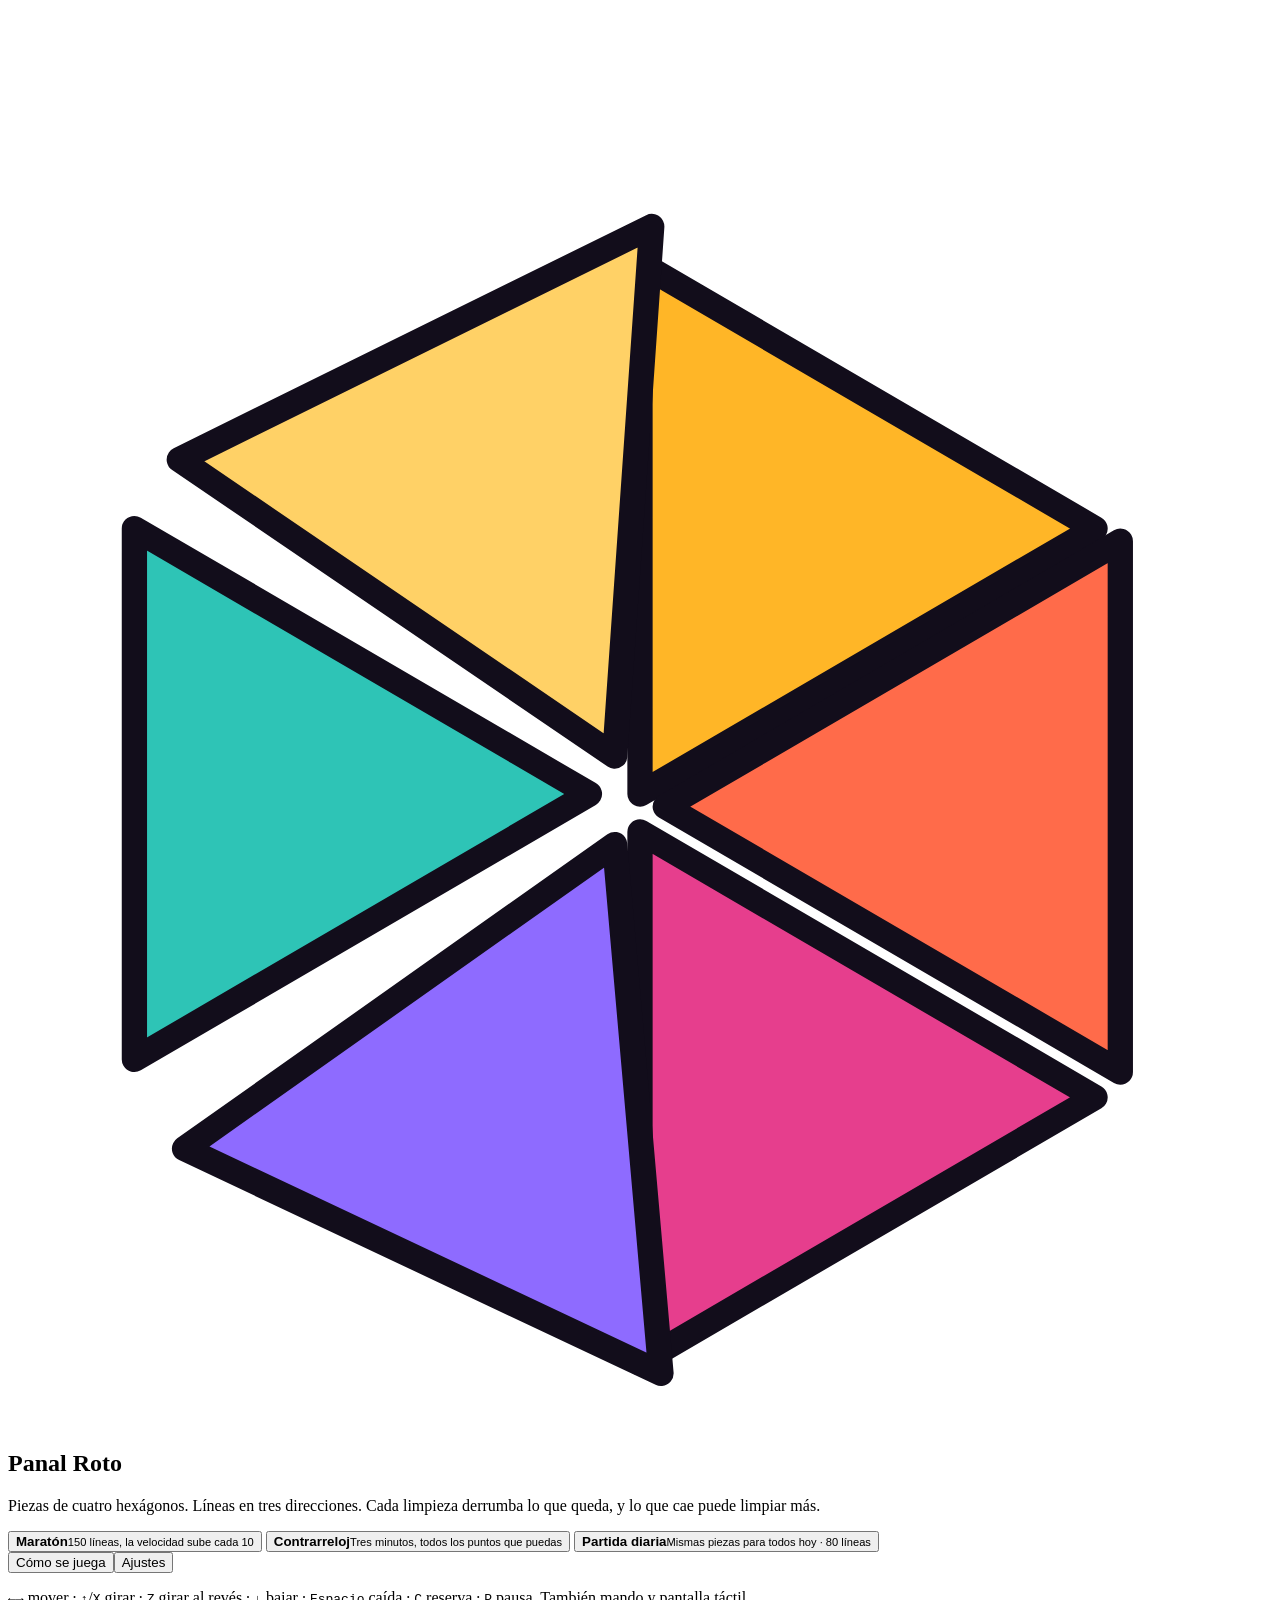
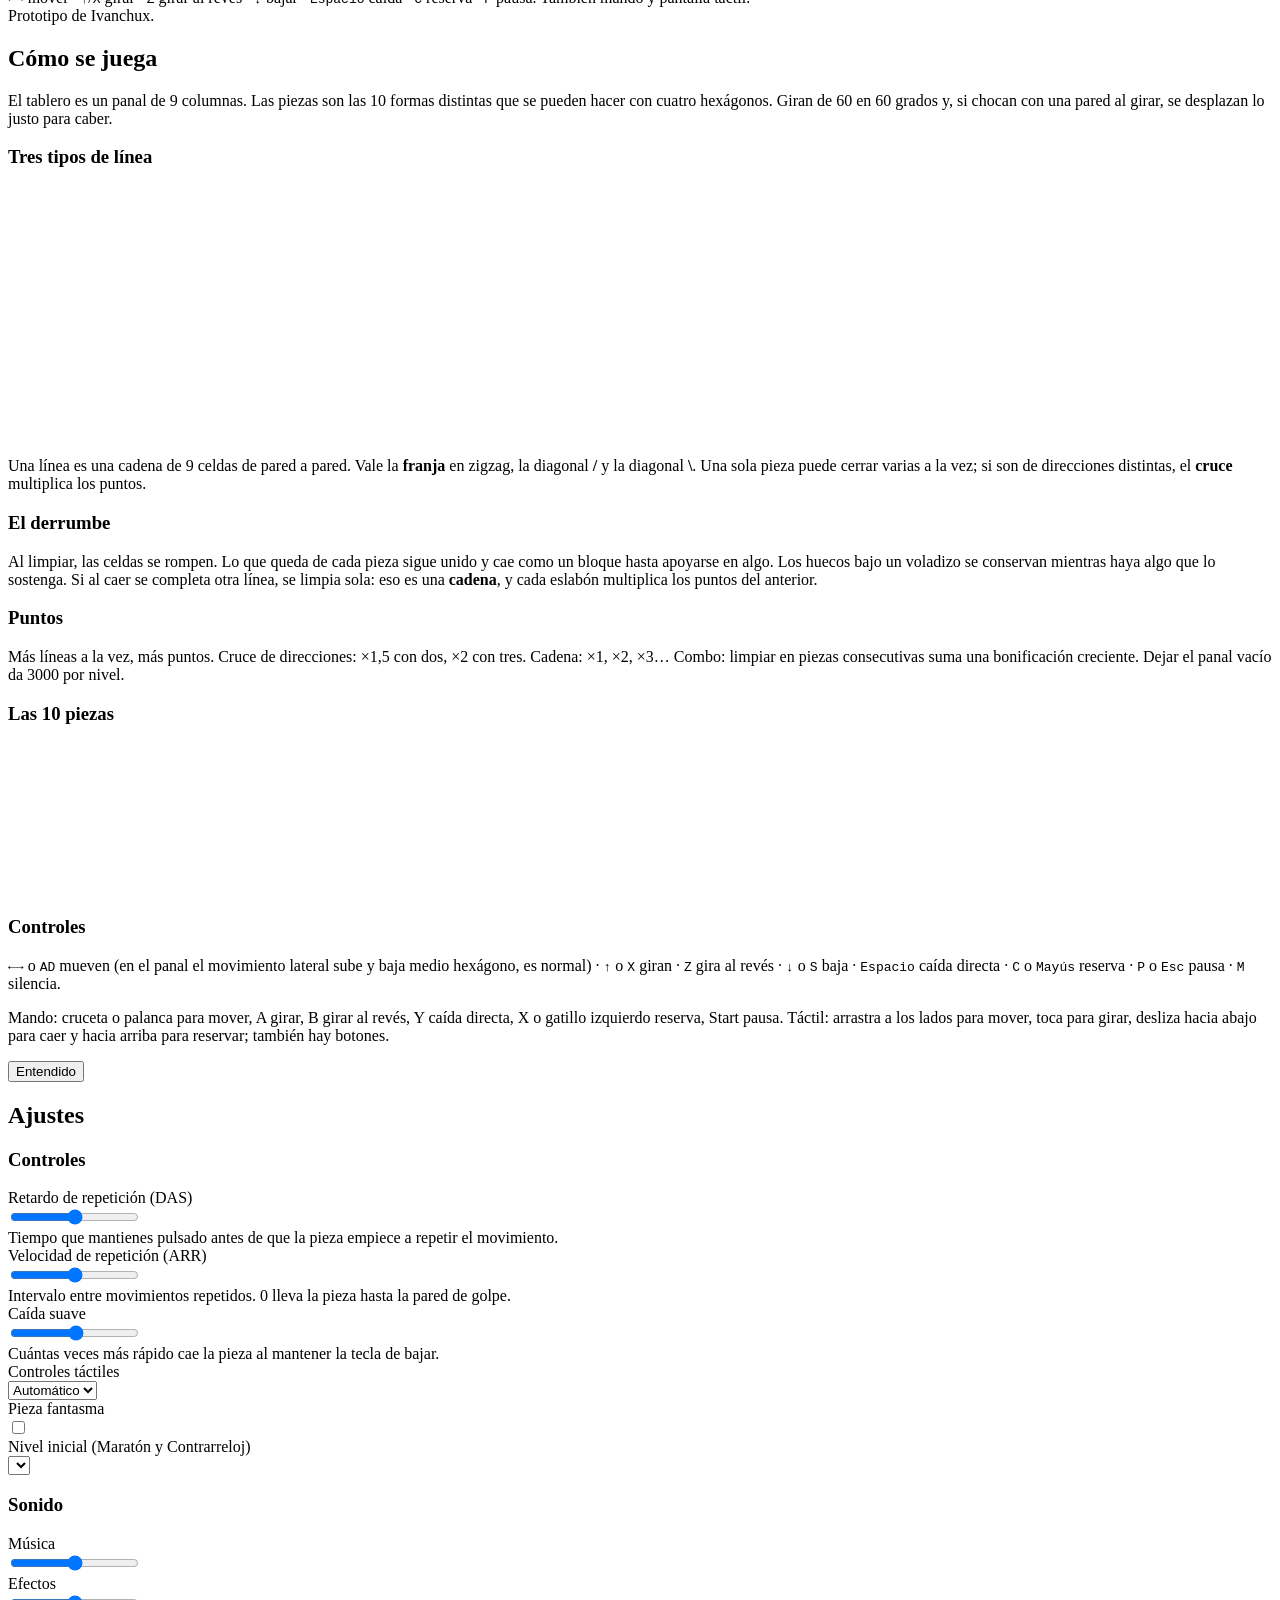
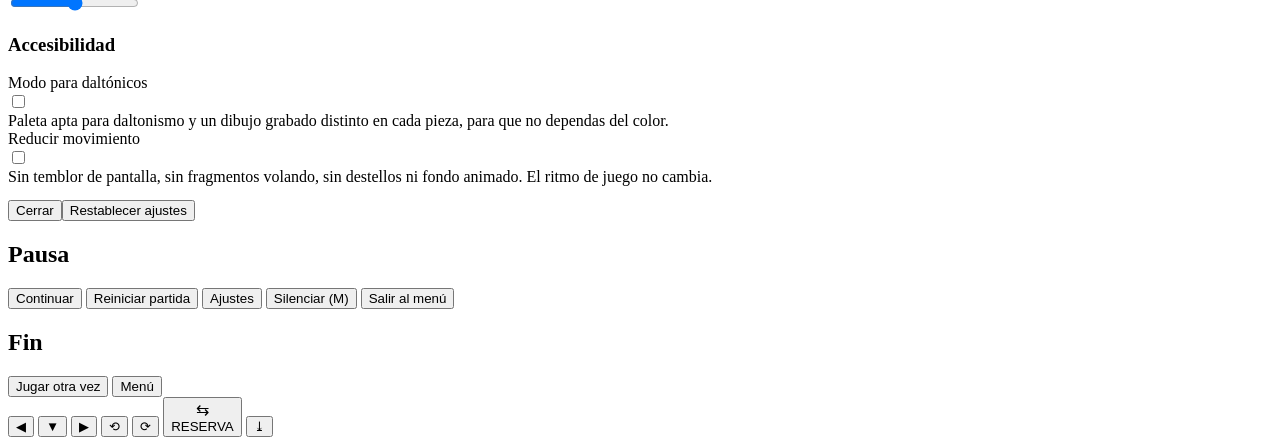
<file: src/template.html>
<!doctype html>
<html lang="es">
<head>
<meta charset="utf-8">
<meta name="viewport" content="width=device-width,initial-scale=1,viewport-fit=cover,user-scalable=no">
<title>Panal Roto</title>
<meta name="description" content="Panal Roto: puzle de caída sobre rejilla hexagonal. Líneas en tres direcciones y derrumbe en cadena. Por Ivanchux.">
<meta name="theme-color" content="#120d1b">
<link rel="icon" href="data:image/svg+xml,%3Csvg xmlns='http://www.w3.org/2000/svg' viewBox='-50 -50 100 100'%3E%3Cpath d='M0-42 36-21 0 0z' fill='%23ffb627'/%3E%3Cpath d='M36-21 36 21 0 0z' fill='%23ff6b4a'/%3E%3Cpath d='M36 21 0 42 0 0z' fill='%23e63e8d'/%3E%3Cpath d='M0 42-36 21 0 0z' fill='%238e6bff'/%3E%3Cpath d='M-36 21-36-21 0 0z' fill='%232ec4b6'/%3E%3C/svg%3E">
<link rel="icon" type="image/png" sizes="32x32" href="favicon-32.png">
<link rel="apple-touch-icon" href="apple-touch-icon.png">
<meta property="og:type" content="website">
<meta property="og:title" content="Panal Roto">
<meta property="og:description" content="Puzle de caída sobre rejilla hexagonal. Líneas en tres direcciones y derrumbe en cadena.">
<meta property="og:image" content="https://ivanchux.github.io/panal-roto/capturas/banner.png">
<meta name="twitter:card" content="summary_large_image">
<style>
/*@@css@@*/
</style>
</head>
<body>
<div id="app">
  <div id="stage">
    <canvas id="cv" aria-label="Tablero de Panal Roto"></canvas>
    <div id="live" class="sr" role="status" aria-live="polite"></div>

    <!-- MENÚ -->
    <section id="menu" class="overlay on" aria-labelledby="t-menu">
      <div class="card">
        <div class="logo">
          <svg viewBox="-50 -50 100 100" aria-hidden="true">
            <g stroke="#120d1b" stroke-width="2" stroke-linejoin="round">
              <path d="M0-42 36-21 0 0z" fill="#ffb627"/>
              <path d="M38-20 38 22 2 1z" fill="#ff6b4a"/>
              <path d="M36 21 0 42 0 0z" fill="#e63e8d" transform="translate(0 3)"/>
              <path d="M0 42-36 21 0 0z" fill="#8e6bff" transform="translate(-2 4) rotate(-5 0 0)"/>
              <path d="M-36 21-36-21 0 0z" fill="#2ec4b6" transform="translate(-4 0)"/>
              <path d="M-36-21 0-42 0 0z" fill="#ffd166" transform="translate(-2 -3) rotate(4 0 0)"/>
            </g>
          </svg>
          <h1 id="t-menu">Panal Roto</h1>
        </div>
        <p class="tag">Piezas de cuatro hexágonos. Líneas en tres direcciones. Cada limpieza derrumba lo que queda, y lo que cae puede limpiar más.</p>
        <div class="stack">
          <button class="primary modebtn" data-mode="maraton"><span><b>Maratón</b><small>150 líneas, la velocidad sube cada 10</small></span><span class="best" id="best-maraton"></span></button>
          <button class="modebtn" data-mode="contrarreloj"><span><b>Contrarreloj</b><small>Tres minutos, todos los puntos que puedas</small></span><span class="best" id="best-contrarreloj"></span></button>
          <button class="modebtn" data-mode="diaria"><span><b>Partida diaria</b><small id="daily-sub">Mismas piezas para todos hoy · 80 líneas</small></span><span class="best" id="best-diaria"></span></button>
          <div class="row"><button id="b-how" style="flex:1">Cómo se juega</button><button id="b-set" style="flex:1">Ajustes</button><button id="b-fs" style="flex:1" hidden>Pantalla completa</button></div>
        </div>
        <p class="foot"><kbd>←</kbd><kbd>→</kbd> mover · <kbd>↑</kbd>/<kbd>X</kbd> girar · <kbd>Z</kbd> girar al revés · <kbd>↓</kbd> bajar · <kbd>Espacio</kbd> caída · <kbd>C</kbd> reserva · <kbd>P</kbd> pausa. También mando y pantalla táctil.<br>Prototipo de Ivanchux.</p>
      </div>
    </section>

    <!-- CÓMO SE JUEGA -->
    <section id="how" class="overlay" aria-labelledby="t-how">
      <div class="card wide">
        <h2 id="t-how">Cómo se juega</h2>
        <p>El tablero es un panal de 9 columnas. Las piezas son las 10 formas distintas que se pueden hacer con cuatro hexágonos. Giran de 60 en 60 grados y, si chocan con una pared al girar, se desplazan lo justo para caber.</p>
        <h3>Tres tipos de línea</h3>
        <canvas id="how-lines" class="mini" width="720" height="250" aria-label="Los tres tipos de línea: franja, diagonal hacia arriba y diagonal hacia abajo"></canvas>
        <p>Una línea es una cadena de 9 celdas de pared a pared. Vale la <b>franja</b> en zigzag, la diagonal <b>/</b> y la diagonal <b>\</b>. Una sola pieza puede cerrar varias a la vez; si son de direcciones distintas, el <b>cruce</b> multiplica los puntos.</p>
        <h3>El derrumbe</h3>
        <p>Al limpiar, las celdas se rompen. Lo que queda de cada pieza sigue unido y cae como un bloque hasta apoyarse en algo. Los huecos bajo un voladizo se conservan mientras haya algo que lo sostenga. Si al caer se completa otra línea, se limpia sola: eso es una <b>cadena</b>, y cada eslabón multiplica los puntos del anterior.</p>
        <h3>Puntos</h3>
        <p>Más líneas a la vez, más puntos. Cruce de direcciones: ×1,5 con dos, ×2 con tres. Cadena: ×1, ×2, ×3… Combo: limpiar en piezas consecutivas suma una bonificación creciente. Dejar el panal vacío da 3000 por nivel.</p>
        <h3>Las 10 piezas</h3>
        <canvas id="how-pieces" class="mini" width="720" height="150" aria-label="Las diez piezas"></canvas>
        <h3>Controles</h3>
        <p><kbd>←</kbd><kbd>→</kbd> o <kbd>A</kbd><kbd>D</kbd> mueven (en el panal el movimiento lateral sube y baja medio hexágono, es normal) · <kbd>↑</kbd> o <kbd>X</kbd> giran · <kbd>Z</kbd> gira al revés · <kbd>↓</kbd> o <kbd>S</kbd> baja · <kbd>Espacio</kbd> caída directa · <kbd>C</kbd> o <kbd>Mayús</kbd> reserva · <kbd>P</kbd> o <kbd>Esc</kbd> pausa · <kbd>M</kbd> silencia.</p>
        <p>Mando: cruceta o palanca para mover, A girar, B girar al revés, Y caída directa, X o gatillo izquierdo reserva, Start pausa. Táctil: arrastra a los lados para mover, toca para girar, desliza hacia abajo para caer y hacia arriba para reservar; también hay botones.</p>
        <div class="row" style="margin-top:12px"><button class="primary" data-close>Entendido</button></div>
      </div>
    </section>

    <!-- AJUSTES -->
    <section id="settings" class="overlay" aria-labelledby="t-set">
      <div class="card wide">
        <h2 id="t-set">Ajustes</h2>
        <h3>Controles</h3>
        <div class="set"><label for="s-das">Retardo de repetición (DAS)</label><div class="ctl"><input id="s-das" type="range" min="60" max="300" step="5"><span class="val" id="v-das"></span></div><div class="hint">Tiempo que mantienes pulsado antes de que la pieza empiece a repetir el movimiento.</div></div>
        <div class="set"><label for="s-arr">Velocidad de repetición (ARR)</label><div class="ctl"><input id="s-arr" type="range" min="0" max="120" step="5"><span class="val" id="v-arr"></span></div><div class="hint">Intervalo entre movimientos repetidos. 0 lleva la pieza hasta la pared de golpe.</div></div>
        <div class="set"><label for="s-soft">Caída suave</label><div class="ctl"><input id="s-soft" type="range" min="5" max="40" step="1"><span class="val" id="v-soft"></span></div><div class="hint">Cuántas veces más rápido cae la pieza al mantener la tecla de bajar.</div></div>
        <div class="set"><label for="s-touch">Controles táctiles</label><div class="ctl"><select id="s-touch"><option value="auto">Automático</option><option value="on">Siempre</option><option value="off">Nunca</option></select></div></div>
        <div class="set"><label for="s-ghost">Pieza fantasma</label><div class="ctl"><input id="s-ghost" type="checkbox"></div></div>
        <div class="set"><label for="s-level">Nivel inicial (Maratón y Contrarreloj)</label><div class="ctl"><select id="s-level"></select></div></div>
        <h3>Sonido</h3>
        <div class="set"><label for="s-mus">Música</label><div class="ctl"><input id="s-mus" type="range" min="0" max="100" step="1"><span class="val" id="v-mus"></span></div></div>
        <div class="set"><label for="s-sfx">Efectos</label><div class="ctl"><input id="s-sfx" type="range" min="0" max="100" step="1"><span class="val" id="v-sfx"></span></div></div>
        <h3>Accesibilidad</h3>
        <div class="set"><label for="s-cb">Modo para daltónicos</label><div class="ctl"><input id="s-cb" type="checkbox"></div><div class="hint">Paleta apta para daltonismo y un dibujo grabado distinto en cada pieza, para que no dependas del color.</div></div>
        <div class="set"><label for="s-rm">Reducir movimiento</label><div class="ctl"><input id="s-rm" type="checkbox"></div><div class="hint">Sin temblor de pantalla, sin fragmentos volando, sin destellos ni fondo animado. El ritmo de juego no cambia.</div></div>
        <div class="row" style="margin-top:14px"><button class="primary" data-close>Cerrar</button><button id="b-reset">Restablecer ajustes</button></div>
      </div>
    </section>

    <!-- PAUSA -->
    <section id="pause" class="overlay" aria-labelledby="t-pause">
      <div class="card">
        <h2 id="t-pause">Pausa</h2>
        <div class="stack">
          <button class="primary" id="p-resume">Continuar</button>
          <button id="p-restart">Reiniciar partida</button>
          <button id="p-set">Ajustes</button>
          <button id="p-mute">Silenciar (M)</button>
          <button id="p-fs" hidden>Pantalla completa (F)</button>
          <button id="p-menu">Salir al menú</button>
        </div>
      </div>
    </section>

    <!-- FIN -->
    <section id="over" class="overlay" aria-labelledby="t-over">
      <div class="card">
        <h2 id="t-over">Fin</h2>
        <p id="over-sub" class="tag" style="margin:0"></p>
        <table class="stats" id="over-stats"></table>
        <div class="stack">
          <button class="primary" id="o-again">Jugar otra vez</button>
          <button id="o-share" hidden>Copiar resultado</button>
          <button id="o-menu">Menú</button>
        </div>
      </div>
    </section>
  </div>

  <div id="touch" aria-label="Controles táctiles">
    <button data-act="left" aria-label="Mover a la izquierda">◀</button>
    <button data-act="down" aria-label="Bajar">▼</button>
    <button data-act="right" aria-label="Mover a la derecha">▶</button>
    <button data-act="ccw" class="act" aria-label="Girar al revés">⟲</button>
    <button data-act="cw" class="act" aria-label="Girar">⟳</button>
    <button data-act="hold" class="act" aria-label="Reserva"><div style="font-size:16px">⇆</div><span>RESERVA</span></button>
    <button data-act="drop" class="act" aria-label="Caída directa">⤓</button>
  </div>
</div>

<script id="engine">
/*@@engine@@*/
</script>
<script id="juego">
/*@@render@@*/
/*@@audio@@*/
/*@@app@@*/
</script>
</body>
</html>
</file>
